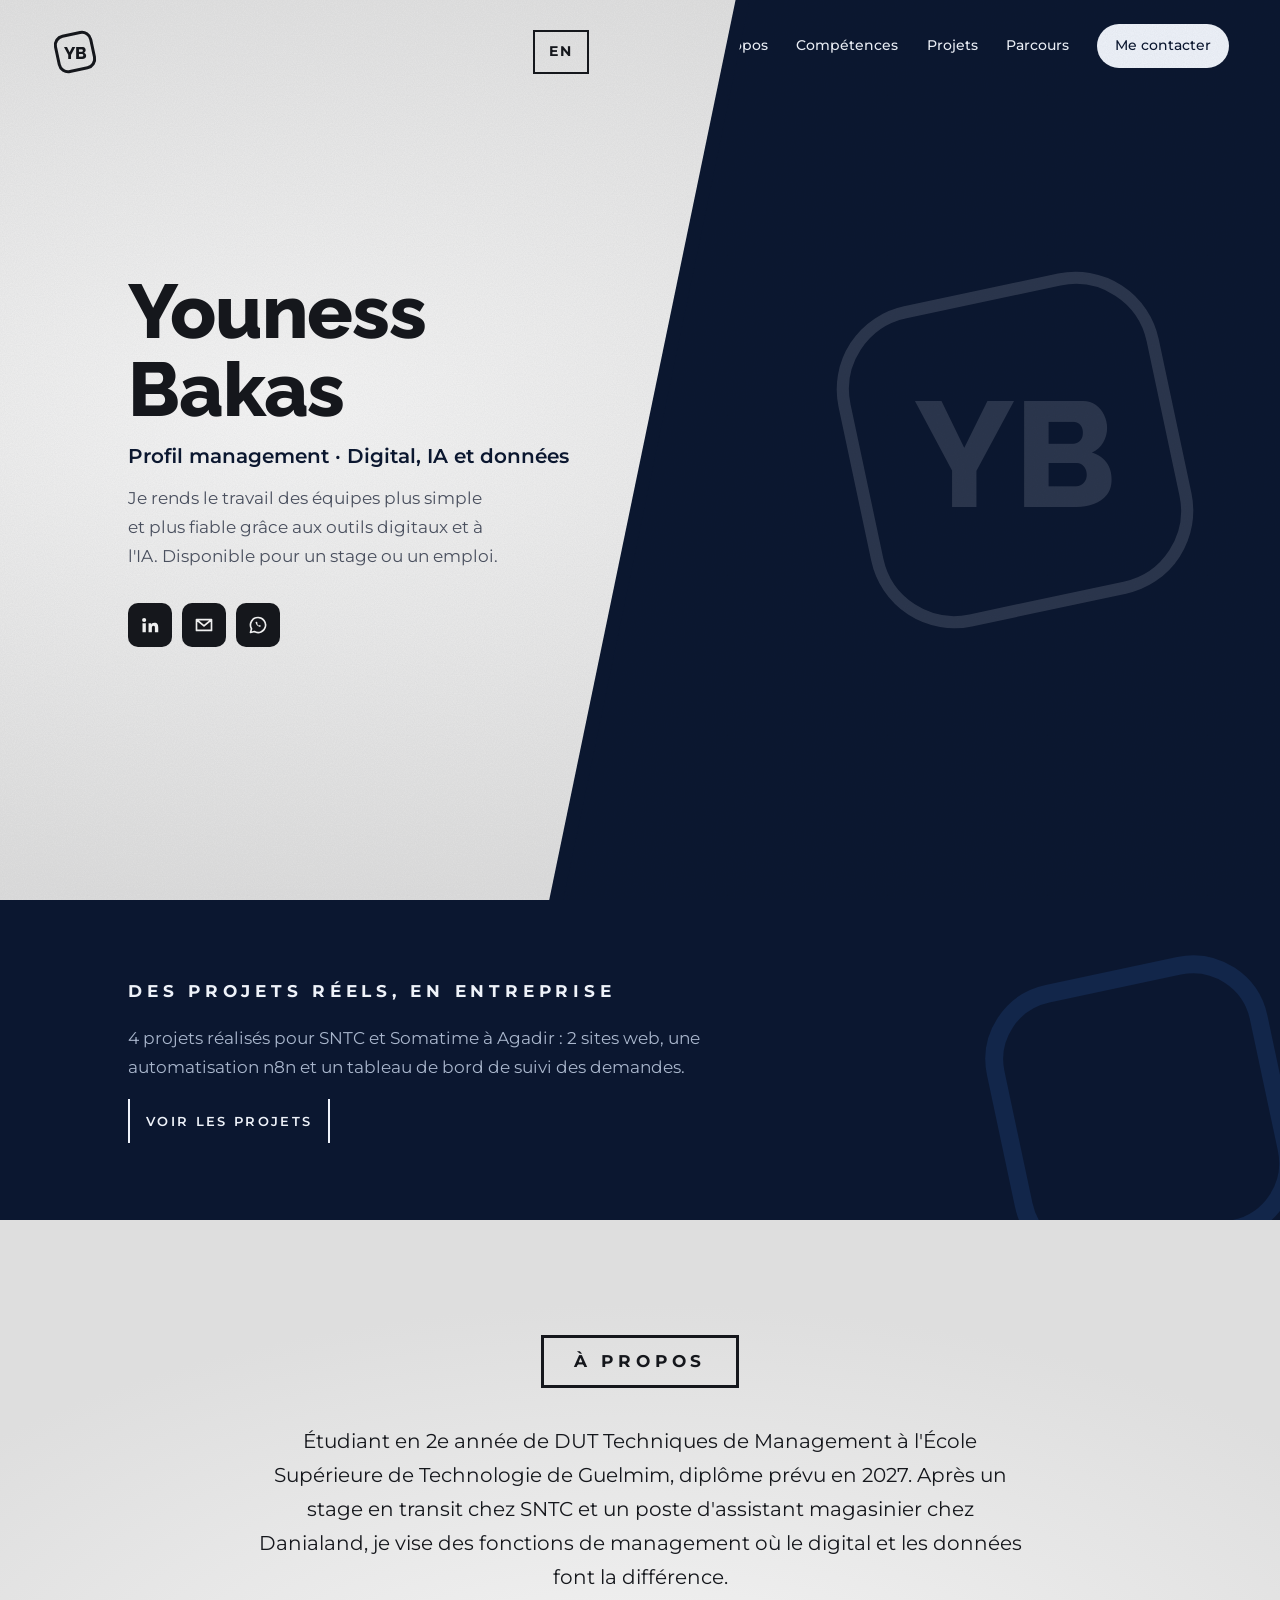
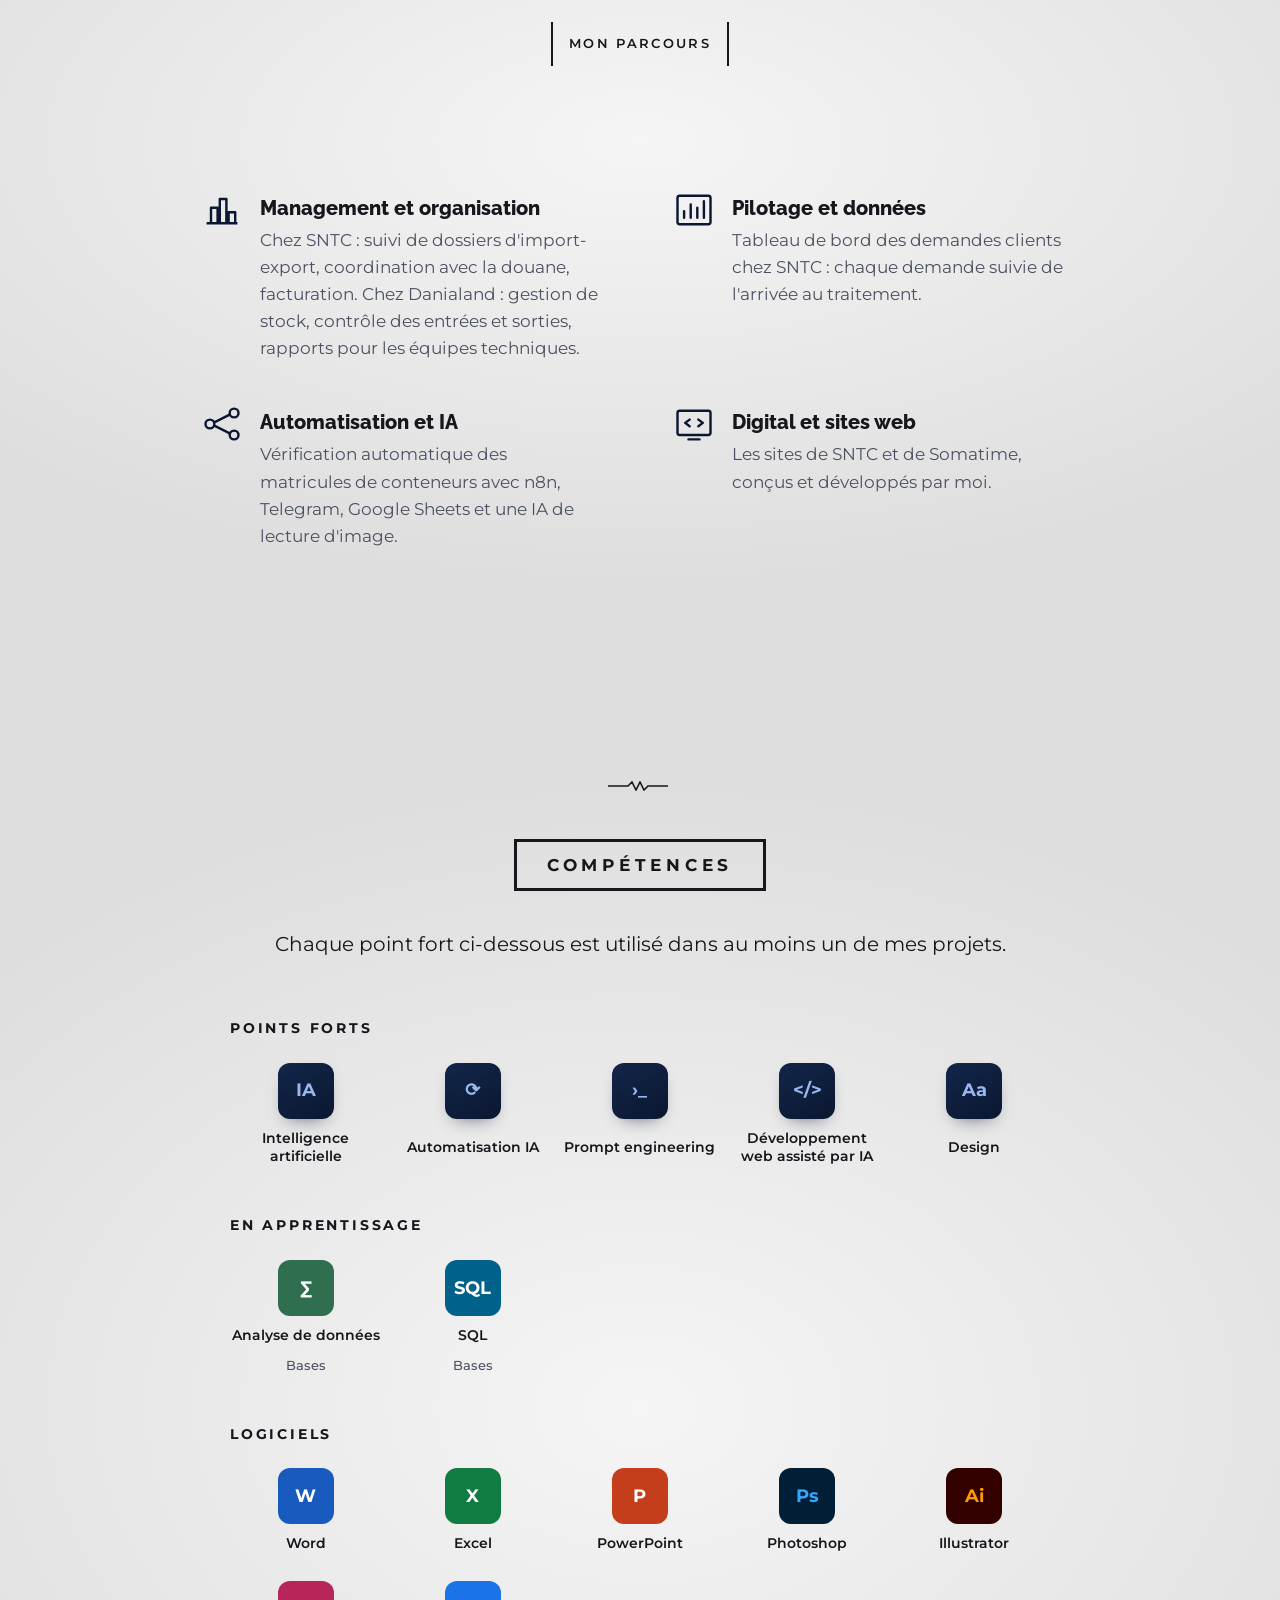
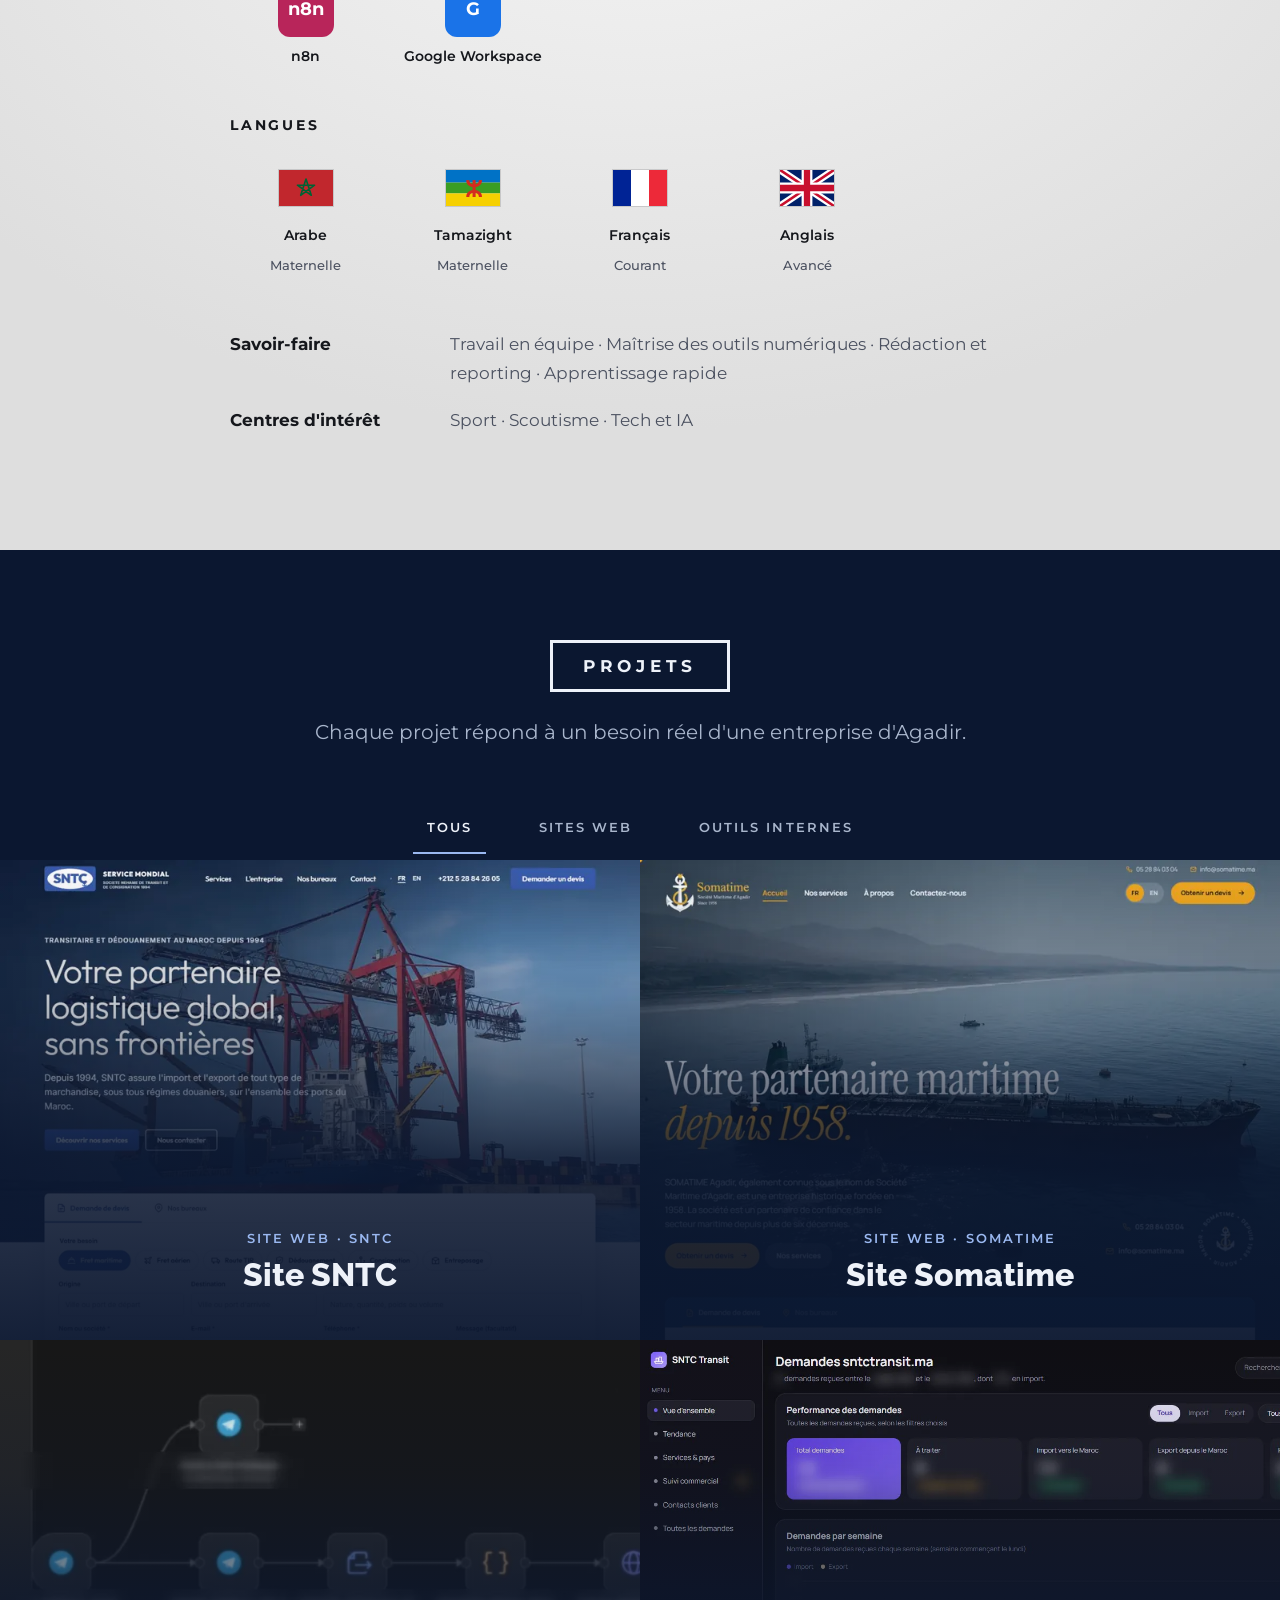
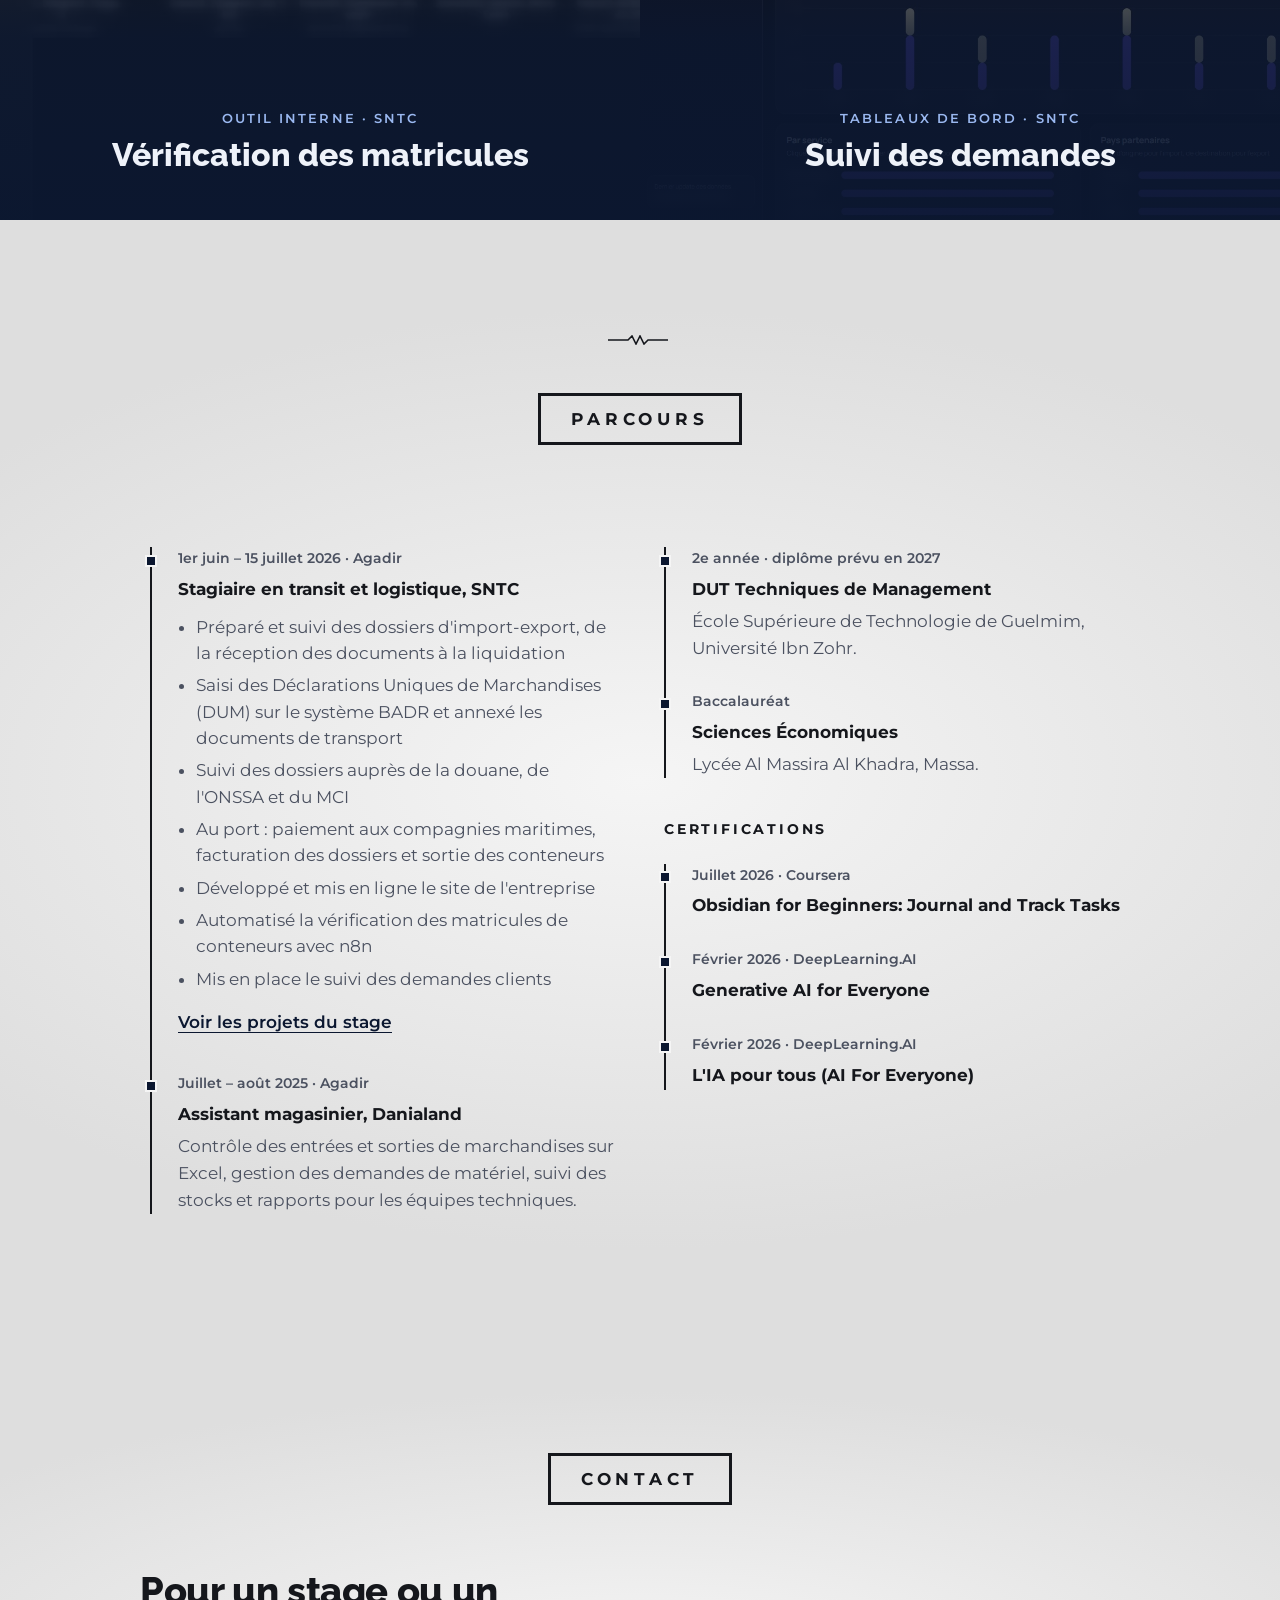
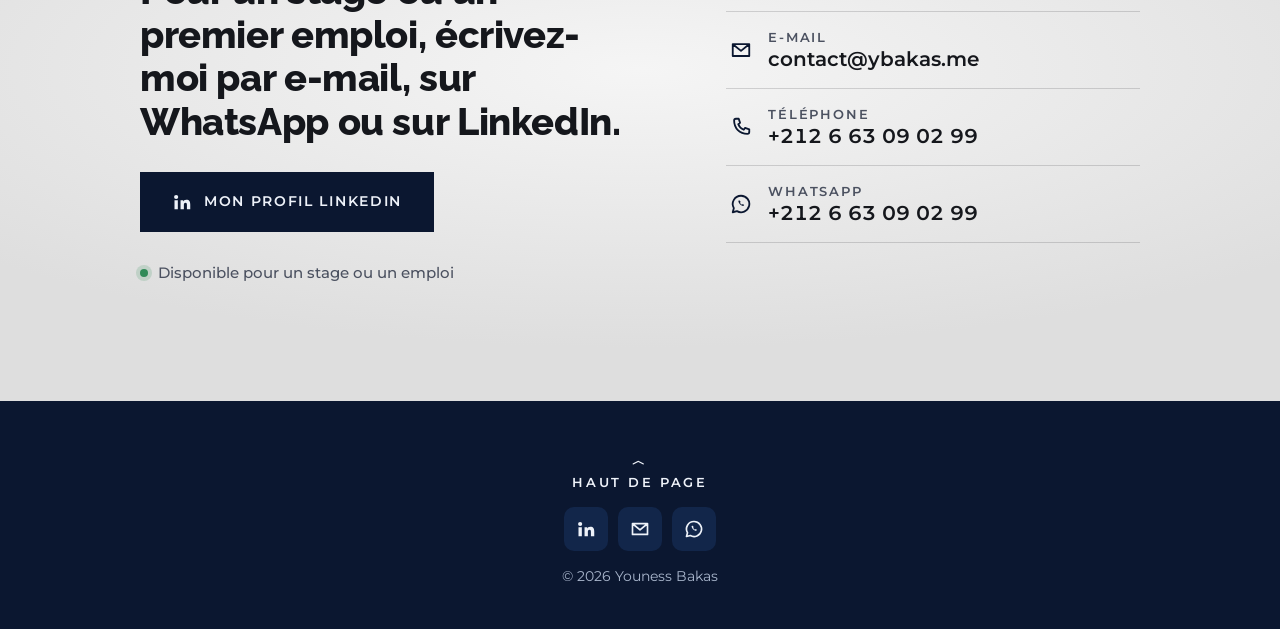
<file: index.html>
<!doctype html>
<html lang="fr">
<head>
  <meta charset="utf-8">
  <meta name="viewport" content="width=device-width, initial-scale=1">
  <title>Youness Bakas — Management, digital et IA · Portfolio</title>
  <meta name="description" content="Youness Bakas, étudiant en management (DUT, EST Guelmim) : sites web, automatisation n8n et tableau de bord réalisés en entreprise. Cherche un stage ou un premier emploi.">
  <link rel="canonical" href="https://ybakas.me/">
  <link rel="alternate" hreflang="fr" href="https://ybakas.me/">
  <link rel="alternate" hreflang="en" href="https://ybakas.me/en/">
  <link rel="alternate" hreflang="x-default" href="https://ybakas.me/">
  <meta name="theme-color" content="#0b1730">

  <meta property="og:type" content="profile">
  <meta property="og:locale" content="fr_MA">
  <meta property="og:site_name" content="Youness Bakas">
  <meta property="og:title" content="Youness Bakas — Management, digital et IA · Portfolio">
  <meta property="og:description" content="Étudiant en management qui utilise le digital et l'IA : 4 projets réels pour des entreprises d'Agadir. Cherche un stage ou un premier emploi.">
  <meta property="og:url" content="https://ybakas.me/">
  <meta name="twitter:card" content="summary">

  <script type="application/ld+json">
  {
    "@context": "https://schema.org",
    "@type": "Person",
    "name": "Youness Bakas",
    "url": "https://ybakas.me/",
    "jobTitle": "Étudiant en DUT Techniques de Management",
    "address": { "@type": "PostalAddress", "addressLocality": "Agadir", "addressCountry": "MA" },
    "alumniOf": "École Supérieure de Technologie de Guelmim",
    "email": "mailto:contact@ybakas.me",
    "telephone": "+212663090299",
    "sameAs": ["https://www.linkedin.com/in/bakas-youness"]
  }
  </script>

  <link rel="icon" href="favicon.svg" type="image/svg+xml">
  <link rel="preconnect" href="https://fonts.googleapis.com">
  <link rel="preconnect" href="https://fonts.gstatic.com" crossorigin>
  <link href="https://fonts.googleapis.com/css2?family=Montserrat:wght@400;500;600;700&family=Raleway:wght@700;800&display=swap" rel="stylesheet">
  <link rel="stylesheet" href="assets/css/style.css">
  <script>document.documentElement.classList.add('js')</script>
</head>
<body>
  <a class="skip" href="#main">Aller au contenu</a>

  <svg width="0" height="0" class="sprite" aria-hidden="true" focusable="false">
    <symbol id="i-linkedin" viewBox="0 0 24 24"><path fill="currentColor" d="M4.98 3.5a2.5 2.5 0 1 1 0 5 2.5 2.5 0 0 1 0-5ZM3 9.75h4v11H3v-11Zm6.5 0h3.8v1.5h.06c.53-.95 1.83-1.95 3.77-1.95 4.03 0 4.77 2.5 4.77 5.75v5.7h-4v-5.05c0-1.2-.02-2.75-1.7-2.75-1.7 0-1.95 1.3-1.95 2.66v5.14h-4v-11Z"/></symbol>
    <symbol id="i-mail" viewBox="0 0 24 24"><path d="M3 5.5h18v13H3z M3.5 6l8.5 7 8.5-7" fill="none" stroke="currentColor" stroke-width="2" stroke-linejoin="round"/></symbol>
    <symbol id="i-phone" viewBox="0 0 24 24"><path d="M6.5 3h3l1.5 4.5-2 1.5a11 11 0 0 0 6 6l1.5-2 4.5 1.5v3a2 2 0 0 1-2 2C10.5 19.5 4.5 13.5 4.5 5a2 2 0 0 1 2-2z" fill="none" stroke="currentColor" stroke-width="2" stroke-linejoin="round"/></symbol>
    <symbol id="i-chat" viewBox="0 0 24 24"><path d="M12 3a9 9 0 0 0-7.8 13.5L3 21l4.6-1.2A9 9 0 1 0 12 3z" fill="none" stroke="currentColor" stroke-width="2" stroke-linejoin="round"/><path d="M9 8.5c.3 2.9 2.6 5.3 5.5 5.8l1-1.3-1.6-.9-.8.7a4.5 4.5 0 0 1-2.2-2.2l.7-.8-.9-1.6z" fill="currentColor"/></symbol>
    <symbol id="i-zigzag" viewBox="0 0 64 10"><path d="M0 5h20l4-4 4 8 4-8 4 8 4-4h20" fill="none" stroke="currentColor" stroke-width="1.6"/></symbol>
  </svg>

  <div class="topbar" id="topbar">
    <a class="topbar-name" href="#top">Youness Bakas</a>
    <nav class="topbar-nav" aria-label="Navigation rapide">
      <a class="hide-sm" href="#a-propos">À propos</a>
      <a href="#competences">Compétences</a>
      <a href="#projets">Projets</a>
      <a href="#parcours">Parcours</a>
      <a class="hide-sm" href="en/" lang="en" hreflang="en" aria-label="English version">EN</a>
      <a class="pill" href="#contact">Contact</a>
    </nav>
  </div>

  <header class="hero" id="top">
    <div class="hero-text">
      <div class="hero-top">
        <a class="mark" href="#top" aria-label="Youness Bakas, retour en haut">
          <svg viewBox="0 0 48 48" aria-hidden="true"><rect x="6" y="6" width="36" height="36" rx="9" transform="rotate(-12 24 24)" fill="none" stroke="currentColor" stroke-width="3"/><text x="24" y="30.5" text-anchor="middle" font-family="Raleway, sans-serif" font-weight="800" font-size="17" fill="currentColor">YB</text></svg>
        </a>
          <a class="lang" href="en/" lang="en" hreflang="en" aria-label="English version">EN</a>
      </div>
      <div class="hero-intro">
        <h1 class="hero-name">Youness Bakas</h1>
        <p class="hero-role">Profil management · Digital, IA et données</p>
        <p class="hero-status">Je rends le travail des équipes plus simple et plus fiable grâce aux outils digitaux et à l'IA. Disponible pour un stage ou un emploi.</p>
        <ul class="hero-social">
          <li><a class="icon-btn" href="https://www.linkedin.com/in/bakas-youness" target="_blank" rel="noopener" aria-label="LinkedIn de Youness Bakas"><svg aria-hidden="true"><use href="#i-linkedin"/></svg></a></li>
          <li><a class="icon-btn" href="mailto:contact@ybakas.me" aria-label="Écrire un e-mail à Youness Bakas"><svg aria-hidden="true"><use href="#i-mail"/></svg></a></li>
          <li><a class="icon-btn" href="https://wa.me/212663090299" target="_blank" rel="noopener" aria-label="Écrire à Youness Bakas sur WhatsApp"><svg aria-hidden="true"><use href="#i-chat"/></svg></a></li>
        </ul>
      </div>
    </div>

    <div class="hero-panel">
      <nav class="hero-nav" aria-label="Navigation principale">
        <button class="menu-btn" type="button" aria-expanded="false" aria-controls="hero-links">Menu</button>
        <ul id="hero-links">
          <li><a href="#a-propos">À propos</a></li>
          <li><a href="#competences">Compétences</a></li>
          <li><a href="#projets">Projets</a></li>
          <li><a href="#parcours">Parcours</a></li>
          <li class="only-sm"><a href="en/" lang="en" hreflang="en" aria-label="English version">EN</a></li>
          <li><a class="pill" href="#contact">Me contacter</a></li>
        </ul>
      </nav>
      <svg class="hero-monogram" viewBox="0 0 48 48" aria-hidden="true" focusable="false"><rect x="6" y="6" width="36" height="36" rx="9" transform="rotate(-12 24 24)" fill="none" stroke="currentColor" stroke-width="1.4"/><text x="24" y="30.5" text-anchor="middle" font-family="Raleway, sans-serif" font-weight="800" font-size="17" fill="currentColor">YB</text></svg>
    </div>
  </header>

  <main id="main">

    <section class="feature" aria-labelledby="feature-title">
      <div class="feature-inner">
        <h2 class="feature-title" id="feature-title">Des projets réels, en entreprise</h2>
        <p>4 projets réalisés pour SNTC et Somatime à Agadir&nbsp;: 2 sites web, une automatisation n8n et un tableau de bord de suivi des demandes.</p>
        <a class="bar-link" href="#projets">Voir les projets</a>
      </div>
      <svg class="feature-mark" viewBox="0 0 48 48" aria-hidden="true"><rect x="6" y="6" width="36" height="36" rx="9" transform="rotate(-12 24 24)" fill="none" stroke="currentColor" stroke-width="2.4"/></svg>
    </section>

    <section class="block about" id="a-propos" aria-labelledby="about-title">
      <h2 class="boxed reveal" id="about-title">À propos</h2>
      <p class="lead reveal">Étudiant en 2e année de DUT Techniques de Management à l'École Supérieure de Technologie de Guelmim, diplôme prévu en 2027. Après un stage en transit chez SNTC et un poste d'assistant magasinier chez Danialand, je vise des fonctions de management où le digital et les données font la différence.</p>
      <a class="bar-link reveal" href="#parcours">Mon parcours</a>
      <svg class="zigzag reveal" aria-hidden="true"><use href="#i-zigzag"/></svg>

      <ul class="services">
        <li class="service reveal">
          <svg class="service-icon" viewBox="0 0 40 40" aria-hidden="true"><path d="M6 32h28M10 32V18h6v14M18 32V10h6v22M26 32V22h6v10" fill="none" stroke="currentColor" stroke-width="2.2" stroke-linejoin="round"/></svg>
          <h3>Management et organisation</h3>
          <p>Chez SNTC&nbsp;: suivi de dossiers d'import-export, coordination avec la douane, facturation. Chez Danialand&nbsp;: gestion de stock, contrôle des entrées et sorties, rapports pour les équipes techniques.</p>
        </li>
        <li class="service reveal">
          <svg class="service-icon" viewBox="0 0 40 40" aria-hidden="true"><rect x="5" y="7" width="30" height="26" rx="2" fill="none" stroke="currentColor" stroke-width="2.2"/><path d="M11 27v-6M17 27V15M23 27v-9M29 27V12" stroke="currentColor" stroke-width="2.2" stroke-linecap="round"/></svg>
          <h3>Pilotage et données</h3>
          <p>Tableau de bord des demandes clients chez SNTC&nbsp;: chaque demande suivie de l'arrivée au traitement.</p>
        </li>
        <li class="service reveal">
          <svg class="service-icon" viewBox="0 0 40 40" aria-hidden="true"><circle cx="9" cy="20" r="4" fill="none" stroke="currentColor" stroke-width="2.2"/><circle cx="31" cy="10" r="4" fill="none" stroke="currentColor" stroke-width="2.2"/><circle cx="31" cy="30" r="4" fill="none" stroke="currentColor" stroke-width="2.2"/><path d="M13 18.5l14-7M13 21.5l14 7" fill="none" stroke="currentColor" stroke-width="2.2"/></svg>
          <h3>Automatisation et IA</h3>
          <p>Vérification automatique des matricules de conteneurs avec n8n, Telegram, Google Sheets et une IA de lecture d'image.</p>
        </li>
        <li class="service reveal">
          <svg class="service-icon" viewBox="0 0 40 40" aria-hidden="true"><rect x="5" y="8" width="30" height="22" rx="2" fill="none" stroke="currentColor" stroke-width="2.2"/><path d="M15 34h10M16 16l-4 3 4 3M24 16l4 3-4 3" fill="none" stroke="currentColor" stroke-width="2.2" stroke-linecap="round" stroke-linejoin="round"/></svg>
          <h3>Digital et sites web</h3>
          <p>Les sites de SNTC et de Somatime, conçus et développés par moi.</p>
        </li>
      </ul>
    </section>

    <section class="block skills" id="competences" aria-labelledby="skills-title">
      <svg class="zigzag" aria-hidden="true"><use href="#i-zigzag"/></svg>
      <h2 class="boxed reveal" id="skills-title">Compétences</h2>
      <p class="lead reveal">Chaque point fort ci-dessous est utilisé dans au moins un de mes projets.</p>

      <div class="skill-groups">
        <div class="skill-group reveal">
          <h3 class="group-title">Points forts</h3>
          <ul class="tiles">
            <li><span class="tile tile-strong">IA</span>Intelligence artificielle</li>
            <li><span class="tile tile-strong">⟳</span>Automatisation IA</li>
            <li><span class="tile tile-strong">›_</span>Prompt engineering</li>
            <li><span class="tile tile-strong">&lt;/&gt;</span>Développement web assisté par IA</li>
            <li><span class="tile tile-strong">Aa</span>Design</li>
          </ul>
        </div>
        <div class="skill-group reveal">
          <h3 class="group-title">En apprentissage</h3>
          <ul class="tiles">
            <li><span class="tile" style="--c:#2f6f4f">∑</span>Analyse de données<small>Bases</small></li>
            <li><span class="tile" style="--c:#00618a">SQL</span>SQL<small>Bases</small></li>
          </ul>
        </div>
        <div class="skill-group reveal">
          <h3 class="group-title">Logiciels</h3>
          <ul class="tiles">
            <li><span class="tile" style="--c:#185abd">W</span>Word</li>
            <li><span class="tile" style="--c:#107c41">X</span>Excel</li>
            <li><span class="tile" style="--c:#c43e1c">P</span>PowerPoint</li>
            <li><span class="tile" style="--c:#001e36;--t:#31a8ff">Ps</span>Photoshop</li>
            <li><span class="tile" style="--c:#330000;--t:#ff9a00">Ai</span>Illustrator</li>
            <li><span class="tile" style="--c:#b8255a">n8n</span>n8n</li>
            <li><span class="tile" style="--c:#1a73e8">G</span>Google Workspace</li>
          </ul>
        </div>
        <div class="skill-group reveal">
          <h3 class="group-title">Langues</h3>
          <ul class="tiles">
            <li>
              <svg class="flag" viewBox="0 0 30 20" aria-hidden="true"><rect width="30" height="20" fill="#c1272d"/><path d="M15 5L17.94 14.05L10.24 8.45H19.76L12.06 14.05Z" fill="none" stroke="#006233" stroke-width="0.9" stroke-linejoin="round"/></svg>
              Arabe<small>Maternelle</small>
            </li>
            <li>
              <svg class="flag" viewBox="0 0 30 20" aria-hidden="true"><rect width="30" height="7" fill="#0072c6"/><rect y="7" width="30" height="6" fill="#3a9d23"/><rect y="13" width="30" height="7" fill="#f6d001"/><text x="15" y="15" text-anchor="middle" font-size="12" font-weight="700" fill="#d52b1e" font-family="Ebrima, 'Noto Sans Tifinagh', sans-serif">ⵣ</text></svg>
              Tamazight<small>Maternelle</small>
            </li>
            <li>
              <svg class="flag" viewBox="0 0 30 20" aria-hidden="true"><rect width="10" height="20" fill="#002395"/><rect x="10" width="10" height="20" fill="#fff"/><rect x="20" width="10" height="20" fill="#ed2939"/></svg>
              Français<small>Courant</small>
            </li>
            <li>
              <svg class="flag" viewBox="0 0 60 40" aria-hidden="true"><rect width="60" height="40" fill="#012169"/><path d="M0 0l60 40M60 0L0 40" stroke="#fff" stroke-width="8"/><path d="M0 0l60 40M60 0L0 40" stroke="#c8102e" stroke-width="3"/><path d="M30 0v40M0 20h60" stroke="#fff" stroke-width="12"/><path d="M30 0v40M0 20h60" stroke="#c8102e" stroke-width="7"/></svg>
              Anglais<small>Avancé</small>
            </li>
          </ul>
        </div>
      </div>

      <dl class="extras reveal">
        <div><dt>Savoir-faire</dt><dd>Travail en équipe · Maîtrise des outils numériques · Rédaction et reporting · Apprentissage rapide</dd></div>
        <div><dt>Centres d'intérêt</dt><dd>Sport · Scoutisme · Tech et IA</dd></div>
      </dl>
    </section>

    <section class="work" id="projets" aria-labelledby="work-title">
      <div class="work-head">
        <h2 class="boxed boxed-light" id="work-title">Projets</h2>
        <p class="work-lead">Chaque projet répond à un besoin réel d'une entreprise d'Agadir.</p>
      </div>

      <div class="filters" role="group" aria-label="Filtrer les projets">
        <button type="button" data-filter="all" aria-pressed="true">Tous</button>
        <button type="button" data-filter="web" aria-pressed="false">Sites web</button>
        <button type="button" data-filter="outil" aria-pressed="false">Outils internes</button>
      </div>

      <ul class="grid">
        <li class="card" data-kind="web">
          <picture><source type="image/webp" srcset="assets/img/projet-sntc-800.webp 800w, assets/img/projet-sntc.webp 1440w" sizes="(max-width: 899px) 100vw, 34vw"><img class="pos-start" src="assets/img/projet-sntc.jpg" width="1440" height="1080" loading="lazy" alt="Page d'accueil du site sntctransit.ma : grues portuaires et navire, titre « Votre partenaire logistique global, sans frontières »"></picture>
          <div class="card-body">
            <p class="card-kind">Site web · SNTC</p>
            <h3>Site SNTC</h3>
            <p class="card-text">Le site de l'entreprise, développé et mis en ligne par moi.</p>
            <div class="card-actions"><a href="https://sntctransit.ma" target="_blank" rel="noopener">Le site <span aria-hidden="true">↗</span></a><button type="button" data-open="d-sntc">Détails</button></div>
          </div>
        </li>
        <li class="card" data-kind="web">
          <picture><source type="image/webp" srcset="assets/img/projet-somatime-800.webp 800w, assets/img/projet-somatime.webp 1440w" sizes="(max-width: 899px) 100vw, 34vw"><img class="pos-start" src="assets/img/projet-somatime.jpg" width="1440" height="1080" loading="lazy" alt="Page d'accueil du site somatime.ma : navire au large d'Agadir, titre « Votre partenaire maritime depuis 1958 »"></picture>
          <div class="card-body">
            <p class="card-kind">Site web · Somatime</p>
            <h3>Site Somatime</h3>
            <p class="card-text">Le site de la Société Maritime d'Agadir, refait de zéro et développé par moi.</p>
            <div class="card-actions"><a href="https://somatime.ma" target="_blank" rel="noopener">Le site <span aria-hidden="true">↗</span></a><button type="button" data-open="d-somatime">Détails</button></div>
          </div>
        </li>
        <li class="card" data-kind="outil">
          <picture><source type="image/webp" srcset="assets/img/capture-workflow-carte.webp"><img src="assets/img/capture-workflow-carte.jpg" width="960" height="720" loading="lazy" alt="Schéma flouté de l'automatisation n8n de vérification des matricules"></picture>
          <div class="card-body">
            <p class="card-kind">Outil interne · SNTC</p>
            <h3>Vérification des matricules</h3>
            <p class="card-text">Une automatisation n8n qui lit le matricule sur une photo, le vérifie et met à jour le tableau Google Sheets.</p>
            <div class="card-actions"><button type="button" data-open="d-matricules">Détails</button></div>
          </div>
        </li>
        <li class="card" data-kind="outil">
          <picture><source type="image/webp" srcset="assets/img/capture-demandes-top.webp"><img class="pos-start" src="assets/img/capture-demandes-top.jpg" width="1440" height="900" loading="lazy" alt="Capture floutée du tableau de bord des demandes : indicateurs et graphique par semaine"></picture>
          <div class="card-body">
            <p class="card-kind">Tableaux de bord · SNTC</p>
            <h3>Suivi des demandes</h3>
            <p class="card-text">Des tableaux de bord pour piloter les demandes reçues, de l'arrivée au traitement.</p>
            <div class="card-actions"><button type="button" data-open="d-demandes">Détails</button></div>
          </div>
        </li>
      </ul>
    </section>

    <dialog class="sheet" id="d-sntc" aria-labelledby="d-sntc-t">
      <h3 id="d-sntc-t">Site SNTC</h3>
      <p class="sheet-meta">Société Nehame de Transit et Consignation · Agadir, Casablanca, Tanger</p>
      <p>Le site de l'entreprise, développé et mis en ligne par moi, de l'hébergement au référencement.</p>
      <dl class="psd">
        <div><dt>Problème</dt><dd>Présenter l'entreprise et ses bureaux, et recevoir des demandes en ligne.</dd></div>
        <div><dt>Solution</dt><dd>Un site sécurisé, référencé sur Google, avec formulaire de contact.</dd></div>
        <div><dt>Outils</dt><dd>HTML, CSS, JavaScript, hébergement Hostino, SSL, Google Search Console, Web3Forms</dd></div>
        <div><dt>Mon rôle</dt><dd>Conception, développement et mise en ligne, en autonomie, en parallèle de mon stage.</dd></div>
      </dl>
      <div class="sheet-actions"><a class="btn" href="https://sntctransit.ma" target="_blank" rel="noopener">sntctransit.ma <span aria-hidden="true">↗</span></a><button class="close" type="button">Fermer</button></div>
    </dialog>

    <dialog class="sheet" id="d-somatime" aria-labelledby="d-somatime-t">
      <h3 id="d-somatime-t">Site Somatime</h3>
      <p class="sheet-meta">Somatime Agadir · Société maritime</p>
      <p>Le site de Somatime, Société Maritime d'Agadir, refait entièrement de zéro.</p>
      <dl class="psd">
        <div><dt>Problème</dt><dd>L'entreprise avait un site ancien et démodé.</dd></div>
        <div><dt>Solution</dt><dd>Un nouveau site moderne, refait entièrement de zéro.</dd></div>
        <div><dt>Mon rôle</dt><dd>Nouveau site conçu et développé par moi, depuis zéro.</dd></div>
      </dl>
      <div class="sheet-actions"><a class="btn" href="https://somatime.ma" target="_blank" rel="noopener">somatime.ma <span aria-hidden="true">↗</span></a><button class="close" type="button">Fermer</button></div>
    </dialog>

    <dialog class="sheet" id="d-matricules" aria-labelledby="d-matricules-t">
      <h3 id="d-matricules-t">Vérification des matricules conteneurs</h3>
      <p class="sheet-meta">SNTC · Automatisation · n8n</p>
      <p>Un outil interne, réalisé avec n8n, qui vérifie les matricules de conteneurs et tient à jour un tableau Google Sheets.</p>
      <dl class="psd">
        <div><dt>Problème</dt><dd>Contrôler chaque matricule à la main prend du temps et laisse passer des erreurs.</dd></div>
        <div><dt>Solution</dt><dd>Une vérification automatique, intégrée au travail de l'équipe, qui garde une trace de chaque contrôle.</dd></div>
        <div><dt>Outils</dt><dd>n8n, Telegram, Google Sheets, IA de lecture d'image</dd></div>
        <div><dt>Mon rôle</dt><dd>Conception et mise en place de l'automatisation.</dd></div>
      </dl>
      <ol class="steps">
        <li>L'équipe envoie la photo du conteneur sur Telegram.</li>
        <li>L'IA lit le matricule sur la photo.</li>
        <li>Le chiffre de contrôle est vérifié selon la norme ISO 6346.</li>
        <li>Le matricule est cherché dans la liste des conteneurs, sur Google Sheets.</li>
        <li>Trouvé&nbsp;: confirmation, et la ligne passe en vert dans le tableau. Absent&nbsp;: alerte, et le matricule est ajouté au tableau des échecs.</li>
      </ol>
      <div class="sheet-shots">
        <figure>
          <picture><source type="image/webp" srcset="assets/img/capture-workflow-flou.webp"><img src="assets/img/capture-workflow-flou.jpg" width="1741" height="490" loading="lazy" alt="Schéma flouté des étapes de l'automatisation"></picture>
          <figcaption>Les étapes de l'automatisation dans n8n, floutées.</figcaption>
        </figure>
        <figure>
          <picture><source type="image/webp" srcset="assets/img/capture-matricule-trouve.webp"><img src="assets/img/capture-matricule-trouve.jpg" width="1071" height="627" loading="lazy" alt="Capture floutée : une photo de conteneur est envoyée, l'outil répond « Conteneur trouvé »"></picture>
          <figcaption>On envoie la photo d'un conteneur&nbsp;: l'outil lit le matricule et confirme qu'il est dans la liste.</figcaption>
        </figure>
        <figure>
          <picture><source type="image/webp" srcset="assets/img/capture-matricule-absent.webp"><img src="assets/img/capture-matricule-absent.jpg" width="900" height="707" loading="lazy" alt="Capture floutée : l'outil répond « Conteneur non disponible dans la liste »"></picture>
          <figcaption>Si le matricule n'est pas dans la liste, l'équipe est prévenue tout de suite.</figcaption>
        </figure>
      </div>
      <p class="pending">Matricules et détails internes floutés.</p>
      <div class="sheet-actions"><button class="close" type="button">Fermer</button></div>
    </dialog>

    <dialog class="sheet" id="d-demandes" aria-labelledby="d-demandes-t">
      <h3 id="d-demandes-t">Suivi des demandes reçues</h3>
      <p class="sheet-meta">SNTC · Tableaux de bord · Suivi et reporting</p>
      <p>Un espace privé où les responsables consultent et traitent les demandes du site, appuyé sur une base de données que j'ai conçue et mise en place.</p>
      <dl class="psd">
        <div><dt>Problème</dt><dd>Des demandes qui arrivent par plusieurs sites et qu'il ne faut pas perdre.</dd></div>
        <div><dt>Solution</dt><dd>Le formulaire du site enregistre chaque demande dans la base et prévient l'équipe par email. Les responsables la suivent ensuite dans un tableau de bord protégé par connexion&nbsp;: statut, notes, graphiques par jour, semaine ou mois.</dd></div>
        <div><dt>Base de données</dt><dd>Conçue en SQL sur phpMyAdmin&nbsp;: 5 tables (demandes, responsables, réglages, et deux tables de sécurité). Chaque demande garde sa référence, sa date, son statut, une note interne et le nom de la personne qui l'a modifiée. L'historique de l'ancien outil, Web3Forms, a été repris par des scripts d'import SQL.</dd></div>
        <div><dt>Sécurité</dt><dd>Mots de passe hachés, limite d'envois par adresse IP contre le spam, blocage après plusieurs échecs de connexion.</dd></div>
        <div><dt>Outils</dt><dd>MySQL, SQL, phpMyAdmin, PHP, cPanel</dd></div>
        <div><dt>Mon rôle</dt><dd>Conception de la base, développement de l'espace responsables et mise en ligne.</dd></div>
      </dl>
      <div class="sheet-shots">
        <figure>
          <picture><source type="image/webp" srcset="assets/img/capture-demandes-top.webp"><img src="assets/img/capture-demandes-top.jpg" width="1440" height="900" loading="lazy" alt="Capture floutée : vue d'ensemble du tableau de bord, indicateurs, graphique des demandes par semaine, répartition par service et par pays"></picture>
          <figcaption>Vue d'ensemble&nbsp;: indicateurs, demandes par semaine, import et export, services et pays.</figcaption>
        </figure>
        <figure>
          <picture><source type="image/webp" srcset="assets/img/capture-demandes-suivi.webp"><img src="assets/img/capture-demandes-suivi.jpg" width="1440" height="900" loading="lazy" alt="Capture floutée : suivi commercial par statut et fiches contacts"></picture>
          <figcaption>Suivi commercial&nbsp;: chaque demande a un statut, de «&nbsp;Nouveau&nbsp;» à «&nbsp;Gagné&nbsp;».</figcaption>
        </figure>
      </div>
      <p class="pending">Capture faite avec des données fictives, puis floutée&nbsp;: aucune donnée client n'est visible.</p>
      <div class="sheet-actions"><button class="close" type="button">Fermer</button></div>
    </dialog>

    <section class="block path" id="parcours" aria-labelledby="path-title">
      <svg class="zigzag" aria-hidden="true"><use href="#i-zigzag"/></svg>
      <h2 class="boxed reveal" id="path-title">Parcours</h2>
      <div class="path-cols">
        <div class="path-col">
          <h3 class="group-title reveal">Expérience</h3>
          <ol class="timeline">
            <li class="reveal"><p class="when">1er juin – 15 juillet 2026 · Agadir</p><p class="what">Stagiaire en transit et logistique, SNTC</p>
              <ul class="missions">
                <li>Préparé et suivi des dossiers d'import-export, de la réception des documents à la liquidation</li>
                <li>Saisi des Déclarations Uniques de Marchandises (DUM) sur le système BADR et annexé les documents de transport</li>
                <li>Suivi des dossiers auprès de la douane, de l'ONSSA et du MCI</li>
                <li>Au port&nbsp;: paiement aux compagnies maritimes, facturation des dossiers et sortie des conteneurs</li>
                <li>Développé et mis en ligne le site de l'entreprise</li>
                <li>Automatisé la vérification des matricules de conteneurs avec n8n</li>
                <li>Mis en place le suivi des demandes clients</li>
              </ul>
              <a class="text-link" href="#projets">Voir les projets du stage</a></li>
            <li class="reveal"><p class="when">Juillet – août 2025 · Agadir</p><p class="what">Assistant magasinier, Danialand</p><p>Contrôle des entrées et sorties de marchandises sur Excel, gestion des demandes de matériel, suivi des stocks et rapports pour les équipes techniques.</p></li>
          </ol>
        </div>
        <div class="path-col">
          <h3 class="group-title reveal">Formation</h3>
          <ol class="timeline">
            <li class="reveal"><p class="when">2e année · diplôme prévu en 2027</p><p class="what">DUT Techniques de Management</p><p>École Supérieure de Technologie de Guelmim, Université Ibn Zohr.</p></li>
            <li class="reveal"><p class="when">Baccalauréat</p><p class="what">Sciences Économiques</p><p>Lycée Al Massira Al Khadra, Massa.</p></li>
          </ol>
          <h3 class="group-title reveal">Certifications</h3>
          <ol class="timeline">
            <li class="reveal"><p class="when">Juillet 2026 · Coursera</p><p class="what">Obsidian for Beginners: Journal and Track Tasks</p></li>
            <li class="reveal"><p class="when">Février 2026 · DeepLearning.AI</p><p class="what">Generative AI for Everyone</p></li>
            <li class="reveal"><p class="when">Février 2026 · DeepLearning.AI</p><p class="what">L'IA pour tous (AI For Everyone)</p></li>
          </ol>
        </div>
      </div>
    </section>

    <section class="block contact" id="contact" aria-labelledby="contact-title">
      <h2 class="boxed reveal" id="contact-title">Contact</h2>
      <div class="contact-grid">
        <div class="contact-text">
          <p class="lead reveal">Pour un stage ou un premier emploi, écrivez-moi par e-mail, sur WhatsApp ou sur LinkedIn.</p>
          <a class="btn btn-big reveal" href="https://www.linkedin.com/in/bakas-youness" target="_blank" rel="noopener"><svg aria-hidden="true"><use href="#i-linkedin"/></svg><span>Mon profil LinkedIn</span></a>
          <ul class="contact-links reveal">
            <li><a href="mailto:contact@ybakas.me"><svg aria-hidden="true"><use href="#i-mail"/></svg><span><small>E-mail</small>contact@ybakas.me</span></a></li>
            <li><a href="tel:+212663090299"><svg aria-hidden="true"><use href="#i-phone"/></svg><span><small>Téléphone</small>+212 6 63 09 02 99</span></a></li>
            <li><a href="https://wa.me/212663090299" target="_blank" rel="noopener"><svg aria-hidden="true"><use href="#i-chat"/></svg><span><small>WhatsApp</small>+212 6 63 09 02 99</span></a></li>
          </ul>
          <p class="contact-note reveal">Disponible pour un stage ou un emploi</p>
        </div>
      </div>
    </section>
  </main>

  <footer class="footer">
    <a class="to-top" href="#top"><span aria-hidden="true">︿</span>Haut de page</a>
    <div class="footer-icons">
      <a class="icon-btn icon-btn-dark" href="https://www.linkedin.com/in/bakas-youness" target="_blank" rel="noopener" aria-label="LinkedIn de Youness Bakas"><svg aria-hidden="true"><use href="#i-linkedin"/></svg></a>
      <a class="icon-btn icon-btn-dark" href="mailto:contact@ybakas.me" aria-label="Écrire un e-mail à Youness Bakas"><svg aria-hidden="true"><use href="#i-mail"/></svg></a>
      <a class="icon-btn icon-btn-dark" href="https://wa.me/212663090299" target="_blank" rel="noopener" aria-label="Écrire à Youness Bakas sur WhatsApp"><svg aria-hidden="true"><use href="#i-chat"/></svg></a>
    </div>
    <p>© 2026 Youness Bakas</p>
  </footer>

  <script src="assets/js/main.js" defer></script>
</body>
</html>
</file>
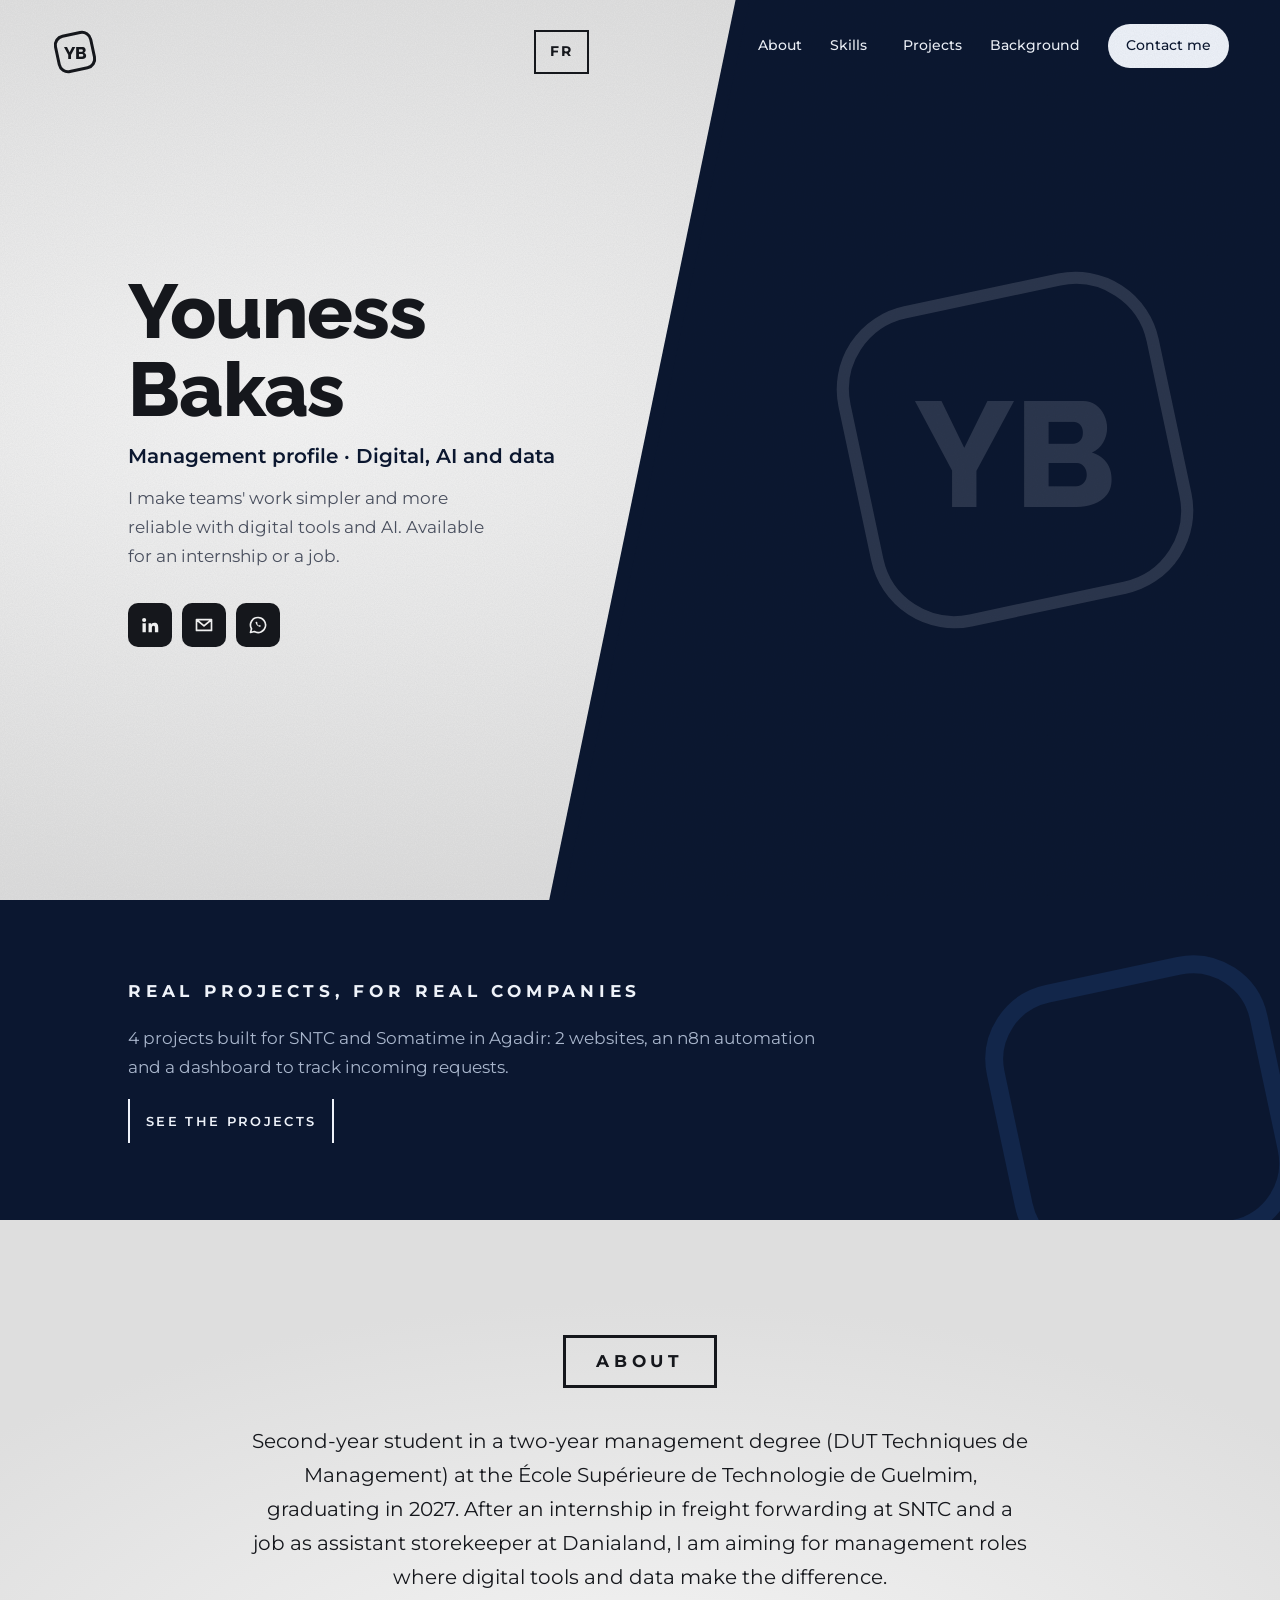
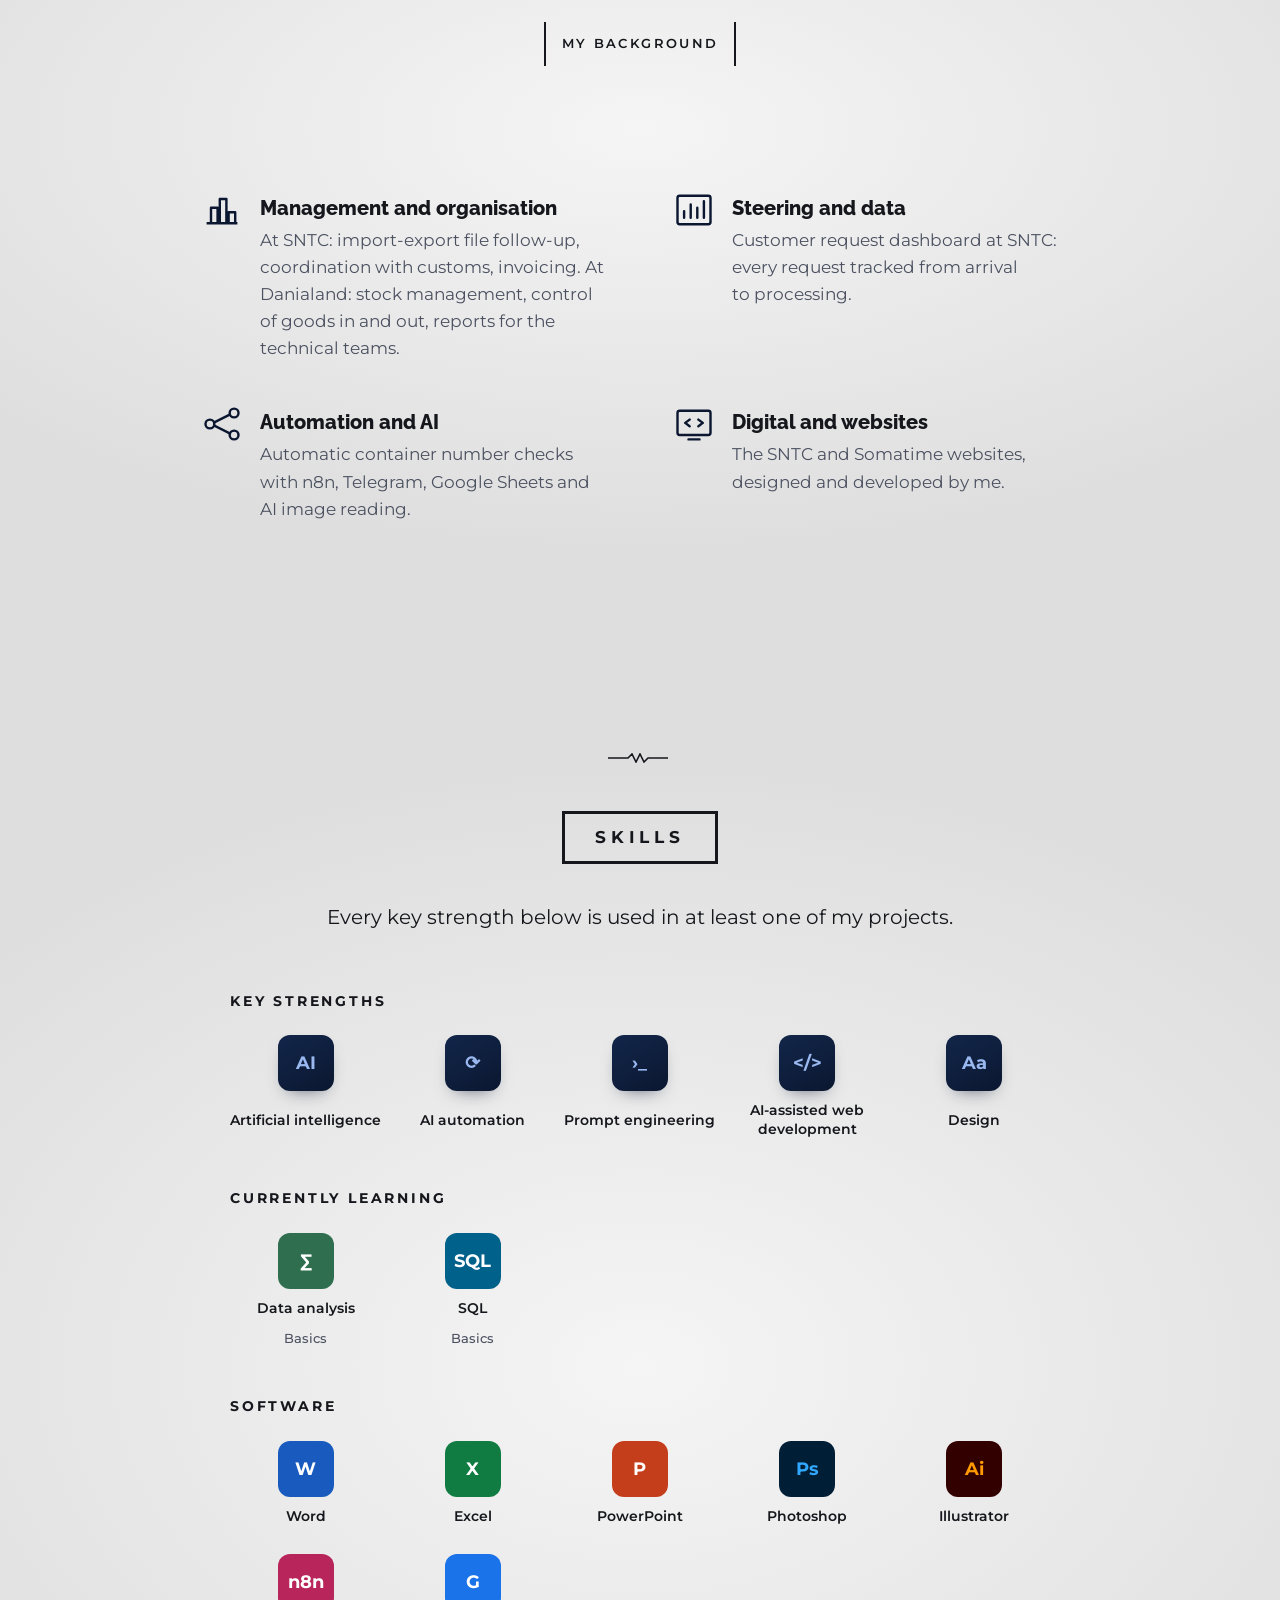
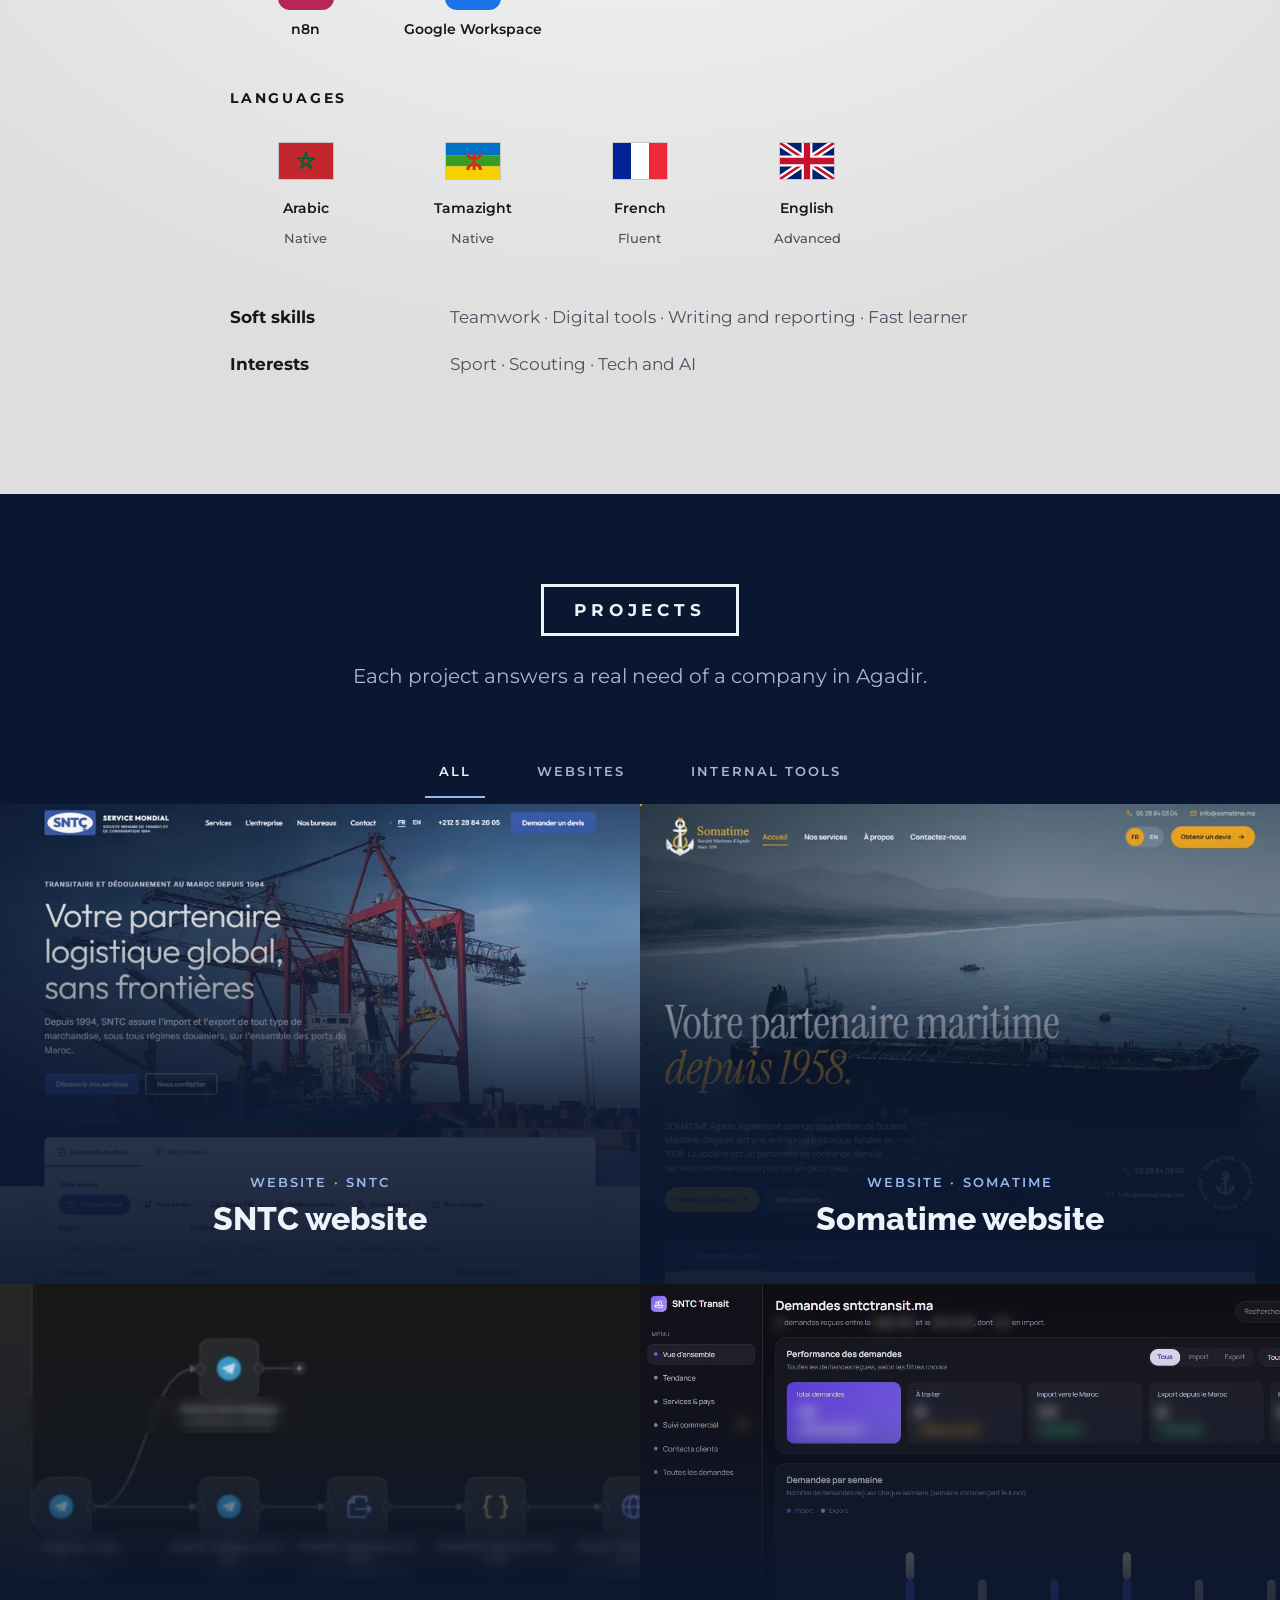
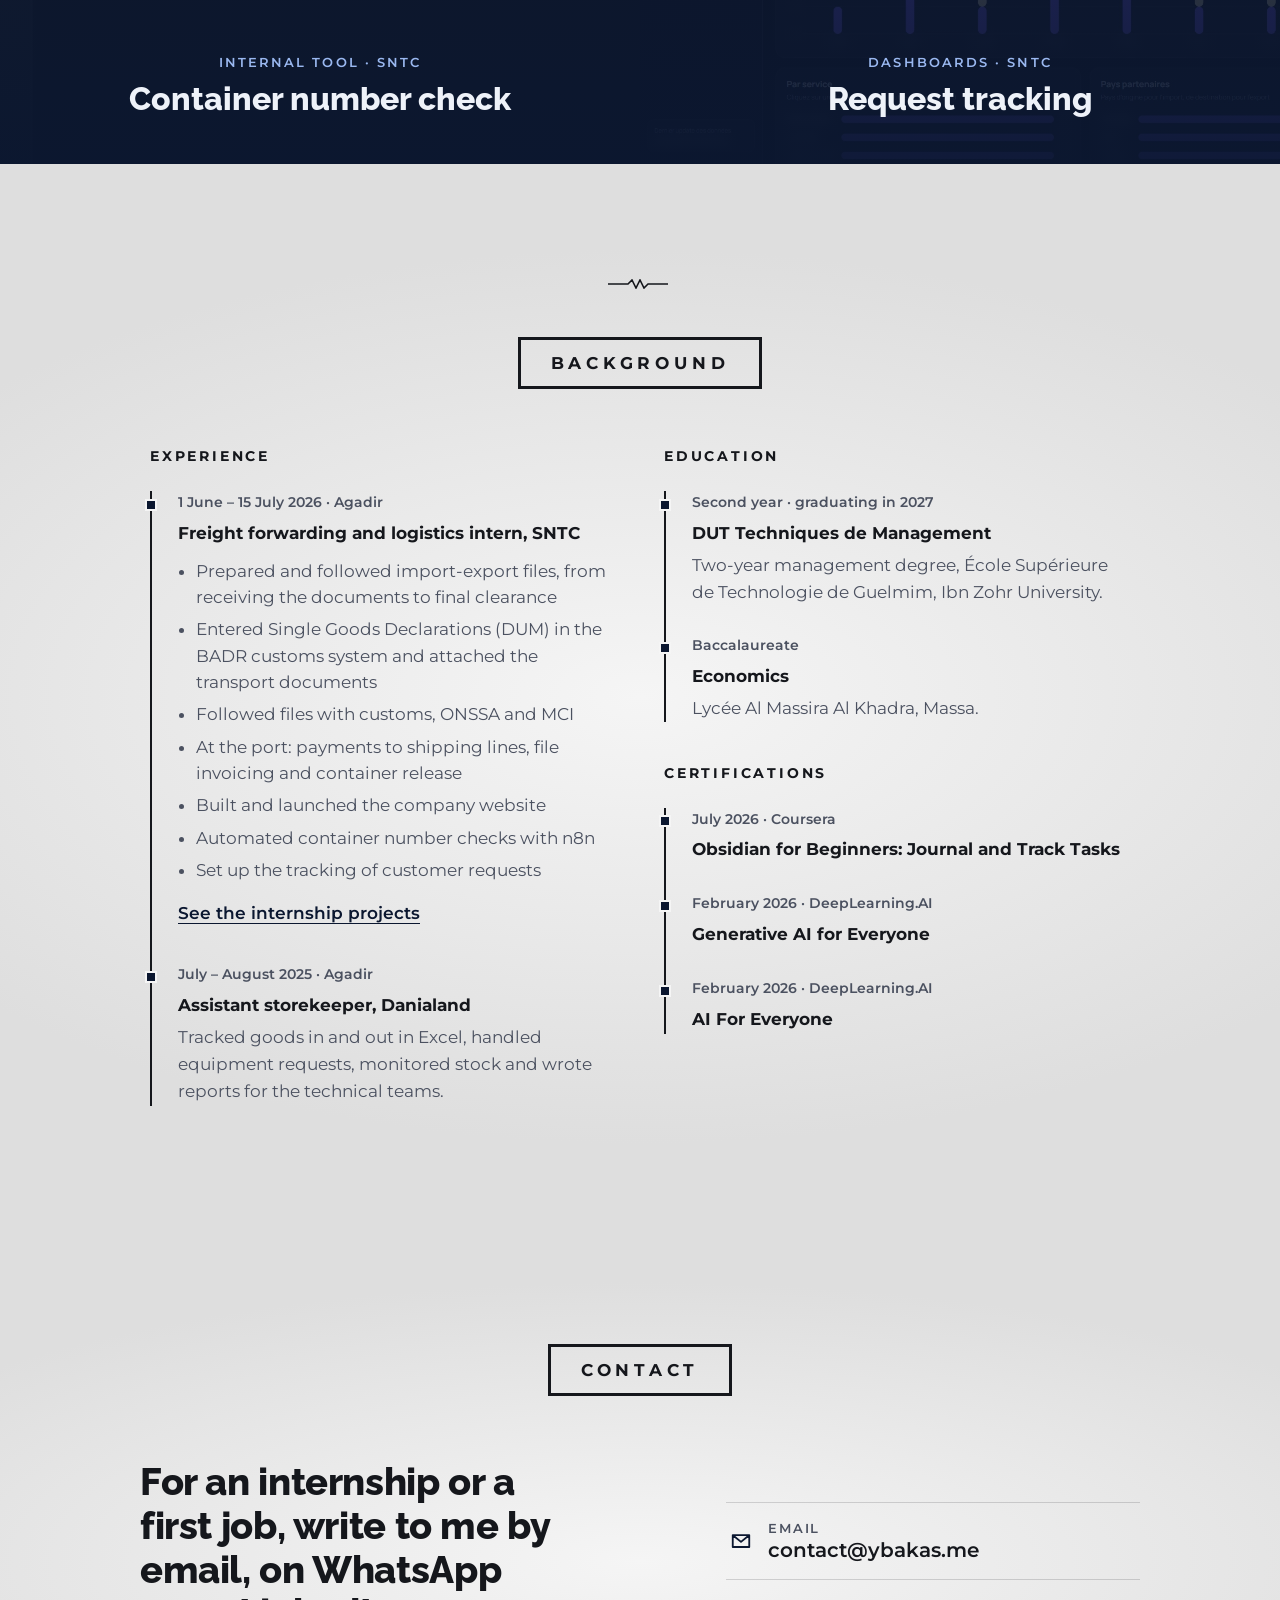
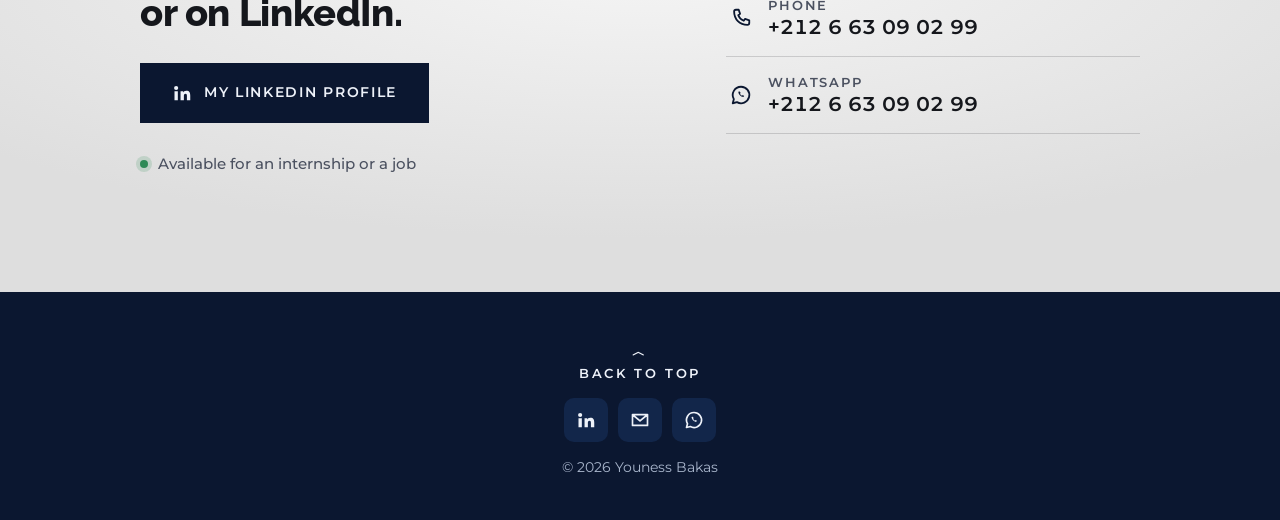
<file: en/index.html>
<!doctype html>
<html lang="en">
<head>
  <meta charset="utf-8">
  <meta name="viewport" content="width=device-width, initial-scale=1">
  <title>Youness Bakas — Management, digital and AI · Portfolio</title>
  <meta name="description" content="Youness Bakas, management student (DUT, EST Guelmim): websites, an n8n automation and a dashboard built for real companies. Looking for an internship or a first job.">
  <link rel="canonical" href="https://ybakas.me/en/">
  <link rel="alternate" hreflang="fr" href="https://ybakas.me/">
  <link rel="alternate" hreflang="en" href="https://ybakas.me/en/">
  <link rel="alternate" hreflang="x-default" href="https://ybakas.me/">
  <meta name="theme-color" content="#0b1730">

  <meta property="og:type" content="profile">
  <meta property="og:locale" content="en_US">
  <meta property="og:locale:alternate" content="fr_MA">
  <meta property="og:site_name" content="Youness Bakas">
  <meta property="og:title" content="Youness Bakas — Management, digital and AI · Portfolio">
  <meta property="og:description" content="A management student who uses digital tools and AI: 4 real projects for companies in Agadir. Looking for an internship or a first job.">
  <meta property="og:url" content="https://ybakas.me/en/">
  <meta name="twitter:card" content="summary">

  <script type="application/ld+json">
  {
    "@context": "https://schema.org",
    "@type": "Person",
    "name": "Youness Bakas",
    "url": "https://ybakas.me/en/",
    "jobTitle": "Management student (DUT Techniques de Management)",
    "address": { "@type": "PostalAddress", "addressLocality": "Agadir", "addressCountry": "MA" },
    "alumniOf": "École Supérieure de Technologie de Guelmim",
    "email": "mailto:contact@ybakas.me",
    "telephone": "+212663090299",
    "sameAs": ["https://www.linkedin.com/in/bakas-youness"]
  }
  </script>

  <link rel="icon" href="../favicon.svg" type="image/svg+xml">
  <link rel="preconnect" href="https://fonts.googleapis.com">
  <link rel="preconnect" href="https://fonts.gstatic.com" crossorigin>
  <link href="https://fonts.googleapis.com/css2?family=Montserrat:wght@400;500;600;700&family=Raleway:wght@700;800&display=swap" rel="stylesheet">
  <link rel="stylesheet" href="../assets/css/style.css">
  <script>document.documentElement.classList.add('js')</script>
</head>
<body>
  <a class="skip" href="#main">Skip to content</a>

  <svg width="0" height="0" class="sprite" aria-hidden="true" focusable="false">
    <symbol id="i-linkedin" viewBox="0 0 24 24"><path fill="currentColor" d="M4.98 3.5a2.5 2.5 0 1 1 0 5 2.5 2.5 0 0 1 0-5ZM3 9.75h4v11H3v-11Zm6.5 0h3.8v1.5h.06c.53-.95 1.83-1.95 3.77-1.95 4.03 0 4.77 2.5 4.77 5.75v5.7h-4v-5.05c0-1.2-.02-2.75-1.7-2.75-1.7 0-1.95 1.3-1.95 2.66v5.14h-4v-11Z"/></symbol>
    <symbol id="i-mail" viewBox="0 0 24 24"><path d="M3 5.5h18v13H3z M3.5 6l8.5 7 8.5-7" fill="none" stroke="currentColor" stroke-width="2" stroke-linejoin="round"/></symbol>
    <symbol id="i-phone" viewBox="0 0 24 24"><path d="M6.5 3h3l1.5 4.5-2 1.5a11 11 0 0 0 6 6l1.5-2 4.5 1.5v3a2 2 0 0 1-2 2C10.5 19.5 4.5 13.5 4.5 5a2 2 0 0 1 2-2z" fill="none" stroke="currentColor" stroke-width="2" stroke-linejoin="round"/></symbol>
    <symbol id="i-chat" viewBox="0 0 24 24"><path d="M12 3a9 9 0 0 0-7.8 13.5L3 21l4.6-1.2A9 9 0 1 0 12 3z" fill="none" stroke="currentColor" stroke-width="2" stroke-linejoin="round"/><path d="M9 8.5c.3 2.9 2.6 5.3 5.5 5.8l1-1.3-1.6-.9-.8.7a4.5 4.5 0 0 1-2.2-2.2l.7-.8-.9-1.6z" fill="currentColor"/></symbol>
    <symbol id="i-zigzag" viewBox="0 0 64 10"><path d="M0 5h20l4-4 4 8 4-8 4 8 4-4h20" fill="none" stroke="currentColor" stroke-width="1.6"/></symbol>
  </svg>

  <div class="topbar" id="topbar">
    <a class="topbar-name" href="#top">Youness Bakas</a>
    <nav class="topbar-nav" aria-label="Quick navigation">
      <a class="hide-sm" href="#about">About</a>
      <a href="#skills">Skills</a>
      <a href="#projects">Projects</a>
      <a href="#background">Background</a>
      <a class="hide-sm" href="../" lang="fr" hreflang="fr" aria-label="Version française">FR</a>
      <a class="pill" href="#contact">Contact</a>
    </nav>
  </div>

  <header class="hero" id="top">
    <div class="hero-text">
      <div class="hero-top">
        <a class="mark" href="#top" aria-label="Youness Bakas, back to top">
          <svg viewBox="0 0 48 48" aria-hidden="true"><rect x="6" y="6" width="36" height="36" rx="9" transform="rotate(-12 24 24)" fill="none" stroke="currentColor" stroke-width="3"/><text x="24" y="30.5" text-anchor="middle" font-family="Raleway, sans-serif" font-weight="800" font-size="17" fill="currentColor">YB</text></svg>
        </a>
          <a class="lang" href="../" lang="fr" hreflang="fr" aria-label="Version française">FR</a>
      </div>
      <div class="hero-intro">
        <h1 class="hero-name">Youness Bakas</h1>
        <p class="hero-role">Management profile · Digital, AI and data</p>
        <p class="hero-status">I make teams' work simpler and more reliable with digital tools and AI. Available for an internship or a job.</p>
        <ul class="hero-social">
          <li><a class="icon-btn" href="https://www.linkedin.com/in/bakas-youness" target="_blank" rel="noopener" aria-label="Youness Bakas on LinkedIn"><svg aria-hidden="true"><use href="#i-linkedin"/></svg></a></li>
          <li><a class="icon-btn" href="mailto:contact@ybakas.me" aria-label="Email Youness Bakas"><svg aria-hidden="true"><use href="#i-mail"/></svg></a></li>
          <li><a class="icon-btn" href="https://wa.me/212663090299" target="_blank" rel="noopener" aria-label="Message Youness Bakas on WhatsApp"><svg aria-hidden="true"><use href="#i-chat"/></svg></a></li>
        </ul>
      </div>
    </div>

    <div class="hero-panel">
      <nav class="hero-nav" aria-label="Main navigation">
        <button class="menu-btn" type="button" aria-expanded="false" aria-controls="hero-links">Menu</button>
        <ul id="hero-links">
          <li><a href="#about">About</a></li>
          <li><a href="#skills">Skills</a></li>
          <li><a href="#projects">Projects</a></li>
          <li><a href="#background">Background</a></li>
          <li class="only-sm"><a href="../" lang="fr" hreflang="fr" aria-label="Version française">FR</a></li>
          <li><a class="pill" href="#contact">Contact me</a></li>
        </ul>
      </nav>
      <svg class="hero-monogram" viewBox="0 0 48 48" aria-hidden="true" focusable="false"><rect x="6" y="6" width="36" height="36" rx="9" transform="rotate(-12 24 24)" fill="none" stroke="currentColor" stroke-width="1.4"/><text x="24" y="30.5" text-anchor="middle" font-family="Raleway, sans-serif" font-weight="800" font-size="17" fill="currentColor">YB</text></svg>
    </div>
  </header>

  <main id="main">

    <section class="feature" aria-labelledby="feature-title">
      <div class="feature-inner">
        <h2 class="feature-title" id="feature-title">Real projects, for real companies</h2>
        <p>4 projects built for SNTC and Somatime in Agadir: 2 websites, an n8n automation and a dashboard to track incoming requests.</p>
        <a class="bar-link" href="#projects">See the projects</a>
      </div>
      <svg class="feature-mark" viewBox="0 0 48 48" aria-hidden="true"><rect x="6" y="6" width="36" height="36" rx="9" transform="rotate(-12 24 24)" fill="none" stroke="currentColor" stroke-width="2.4"/></svg>
    </section>

    <section class="block about" id="about" aria-labelledby="about-title">
      <h2 class="boxed reveal" id="about-title">About</h2>
      <p class="lead reveal">Second-year student in a two-year management degree (DUT Techniques de Management) at the École Supérieure de Technologie de Guelmim, graduating in 2027. After an internship in freight forwarding at SNTC and a job as assistant storekeeper at Danialand, I am aiming for management roles where digital tools and data make the difference.</p>
      <a class="bar-link reveal" href="#background">My background</a>
      <svg class="zigzag reveal" aria-hidden="true"><use href="#i-zigzag"/></svg>

      <ul class="services">
        <li class="service reveal">
          <svg class="service-icon" viewBox="0 0 40 40" aria-hidden="true"><path d="M6 32h28M10 32V18h6v14M18 32V10h6v22M26 32V22h6v10" fill="none" stroke="currentColor" stroke-width="2.2" stroke-linejoin="round"/></svg>
          <h3>Management and organisation</h3>
          <p>At SNTC: import-export file follow-up, coordination with customs, invoicing. At Danialand: stock management, control of goods in and out, reports for the technical teams.</p>
        </li>
        <li class="service reveal">
          <svg class="service-icon" viewBox="0 0 40 40" aria-hidden="true"><rect x="5" y="7" width="30" height="26" rx="2" fill="none" stroke="currentColor" stroke-width="2.2"/><path d="M11 27v-6M17 27V15M23 27v-9M29 27V12" stroke="currentColor" stroke-width="2.2" stroke-linecap="round"/></svg>
          <h3>Steering and data</h3>
          <p>Customer request dashboard at SNTC: every request tracked from arrival to processing.</p>
        </li>
        <li class="service reveal">
          <svg class="service-icon" viewBox="0 0 40 40" aria-hidden="true"><circle cx="9" cy="20" r="4" fill="none" stroke="currentColor" stroke-width="2.2"/><circle cx="31" cy="10" r="4" fill="none" stroke="currentColor" stroke-width="2.2"/><circle cx="31" cy="30" r="4" fill="none" stroke="currentColor" stroke-width="2.2"/><path d="M13 18.5l14-7M13 21.5l14 7" fill="none" stroke="currentColor" stroke-width="2.2"/></svg>
          <h3>Automation and AI</h3>
          <p>Automatic container number checks with n8n, Telegram, Google Sheets and AI image reading.</p>
        </li>
        <li class="service reveal">
          <svg class="service-icon" viewBox="0 0 40 40" aria-hidden="true"><rect x="5" y="8" width="30" height="22" rx="2" fill="none" stroke="currentColor" stroke-width="2.2"/><path d="M15 34h10M16 16l-4 3 4 3M24 16l4 3-4 3" fill="none" stroke="currentColor" stroke-width="2.2" stroke-linecap="round" stroke-linejoin="round"/></svg>
          <h3>Digital and websites</h3>
          <p>The SNTC and Somatime websites, designed and developed by me.</p>
        </li>
      </ul>
    </section>

    <section class="block skills" id="skills" aria-labelledby="skills-title">
      <svg class="zigzag" aria-hidden="true"><use href="#i-zigzag"/></svg>
      <h2 class="boxed reveal" id="skills-title">Skills</h2>
      <p class="lead reveal">Every key strength below is used in at least one of my projects.</p>

      <div class="skill-groups">
        <div class="skill-group reveal">
          <h3 class="group-title">Key strengths</h3>
          <ul class="tiles">
            <li><span class="tile tile-strong">AI</span>Artificial intelligence</li>
            <li><span class="tile tile-strong">⟳</span>AI automation</li>
            <li><span class="tile tile-strong">›_</span>Prompt engineering</li>
            <li><span class="tile tile-strong">&lt;/&gt;</span>AI-assisted web development</li>
            <li><span class="tile tile-strong">Aa</span>Design</li>
          </ul>
        </div>
        <div class="skill-group reveal">
          <h3 class="group-title">Currently learning</h3>
          <ul class="tiles">
            <li><span class="tile" style="--c:#2f6f4f">∑</span>Data analysis<small>Basics</small></li>
            <li><span class="tile" style="--c:#00618a">SQL</span>SQL<small>Basics</small></li>
          </ul>
        </div>
        <div class="skill-group reveal">
          <h3 class="group-title">Software</h3>
          <ul class="tiles">
            <li><span class="tile" style="--c:#185abd">W</span>Word</li>
            <li><span class="tile" style="--c:#107c41">X</span>Excel</li>
            <li><span class="tile" style="--c:#c43e1c">P</span>PowerPoint</li>
            <li><span class="tile" style="--c:#001e36;--t:#31a8ff">Ps</span>Photoshop</li>
            <li><span class="tile" style="--c:#330000;--t:#ff9a00">Ai</span>Illustrator</li>
            <li><span class="tile" style="--c:#b8255a">n8n</span>n8n</li>
            <li><span class="tile" style="--c:#1a73e8">G</span>Google Workspace</li>
          </ul>
        </div>
        <div class="skill-group reveal">
          <h3 class="group-title">Languages</h3>
          <ul class="tiles">
            <li>
              <svg class="flag" viewBox="0 0 30 20" aria-hidden="true"><rect width="30" height="20" fill="#c1272d"/><path d="M15 5L17.94 14.05L10.24 8.45H19.76L12.06 14.05Z" fill="none" stroke="#006233" stroke-width="0.9" stroke-linejoin="round"/></svg>
              Arabic<small>Native</small>
            </li>
            <li>
              <svg class="flag" viewBox="0 0 30 20" aria-hidden="true"><rect width="30" height="7" fill="#0072c6"/><rect y="7" width="30" height="6" fill="#3a9d23"/><rect y="13" width="30" height="7" fill="#f6d001"/><text x="15" y="15" text-anchor="middle" font-size="12" font-weight="700" fill="#d52b1e" font-family="Ebrima, 'Noto Sans Tifinagh', sans-serif">ⵣ</text></svg>
              Tamazight<small>Native</small>
            </li>
            <li>
              <svg class="flag" viewBox="0 0 30 20" aria-hidden="true"><rect width="10" height="20" fill="#002395"/><rect x="10" width="10" height="20" fill="#fff"/><rect x="20" width="10" height="20" fill="#ed2939"/></svg>
              French<small>Fluent</small>
            </li>
            <li>
              <svg class="flag" viewBox="0 0 60 40" aria-hidden="true"><rect width="60" height="40" fill="#012169"/><path d="M0 0l60 40M60 0L0 40" stroke="#fff" stroke-width="8"/><path d="M0 0l60 40M60 0L0 40" stroke="#c8102e" stroke-width="3"/><path d="M30 0v40M0 20h60" stroke="#fff" stroke-width="12"/><path d="M30 0v40M0 20h60" stroke="#c8102e" stroke-width="7"/></svg>
              English<small>Advanced</small>
            </li>
          </ul>
        </div>
      </div>

      <dl class="extras reveal">
        <div><dt>Soft skills</dt><dd>Teamwork · Digital tools · Writing and reporting · Fast learner</dd></div>
        <div><dt>Interests</dt><dd>Sport · Scouting · Tech and AI</dd></div>
      </dl>
    </section>

    <section class="work" id="projects" aria-labelledby="work-title">
      <div class="work-head">
        <h2 class="boxed boxed-light" id="work-title">Projects</h2>
        <p class="work-lead">Each project answers a real need of a company in Agadir.</p>
      </div>

      <div class="filters" role="group" aria-label="Filter projects">
        <button type="button" data-filter="all" aria-pressed="true">All</button>
        <button type="button" data-filter="web" aria-pressed="false">Websites</button>
        <button type="button" data-filter="outil" aria-pressed="false">Internal tools</button>
      </div>

      <ul class="grid">
        <li class="card" data-kind="web">
          <picture><source type="image/webp" srcset="../assets/img/projet-sntc-800.webp 800w, ../assets/img/projet-sntc.webp 1440w" sizes="(max-width: 899px) 100vw, 50vw"><img class="pos-start" src="../assets/img/projet-sntc.jpg" width="1440" height="1080" loading="lazy" alt="Home page of sntctransit.ma: port cranes and a ship, headline “Votre partenaire logistique global, sans frontières”"></picture>
          <div class="card-body">
            <p class="card-kind">Website · SNTC</p>
            <h3>SNTC website</h3>
            <p class="card-text">The company website, developed and put online by me.</p>
            <div class="card-actions"><a href="https://sntctransit.ma" target="_blank" rel="noopener">The site <span aria-hidden="true">↗</span></a><button type="button" data-open="d-sntc">Details</button></div>
          </div>
        </li>
        <li class="card" data-kind="web">
          <picture><source type="image/webp" srcset="../assets/img/projet-somatime-800.webp 800w, ../assets/img/projet-somatime.webp 1440w" sizes="(max-width: 899px) 100vw, 50vw"><img class="pos-start" src="../assets/img/projet-somatime.jpg" width="1440" height="1080" loading="lazy" alt="Home page of somatime.ma: a ship off Agadir, headline “Votre partenaire maritime depuis 1958”"></picture>
          <div class="card-body">
            <p class="card-kind">Website · Somatime</p>
            <h3>Somatime website</h3>
            <p class="card-text">The website of Société Maritime d'Agadir, rebuilt from scratch and developed by me.</p>
            <div class="card-actions"><a href="https://somatime.ma" target="_blank" rel="noopener">The site <span aria-hidden="true">↗</span></a><button type="button" data-open="d-somatime">Details</button></div>
          </div>
        </li>
        <li class="card" data-kind="outil">
          <picture><source type="image/webp" srcset="../assets/img/capture-workflow-carte.webp"><img src="../assets/img/capture-workflow-carte.jpg" width="960" height="720" loading="lazy" alt="Blurred diagram of the n8n automation that checks container numbers"></picture>
          <div class="card-body">
            <p class="card-kind">Internal tool · SNTC</p>
            <h3>Container number check</h3>
            <p class="card-text">An n8n automation that reads the container number from a photo, checks it and updates the Google Sheets table.</p>
            <div class="card-actions"><button type="button" data-open="d-matricules">Details</button></div>
          </div>
        </li>
        <li class="card" data-kind="outil">
          <picture><source type="image/webp" srcset="../assets/img/capture-demandes-top.webp"><img class="pos-start" src="../assets/img/capture-demandes-top.jpg" width="1440" height="900" loading="lazy" alt="Blurred screenshot of the requests dashboard: indicators and weekly chart"></picture>
          <div class="card-body">
            <p class="card-kind">Dashboards · SNTC</p>
            <h3>Request tracking</h3>
            <p class="card-text">Dashboards to steer incoming requests, from arrival to processing.</p>
            <div class="card-actions"><button type="button" data-open="d-demandes">Details</button></div>
          </div>
        </li>
      </ul>
    </section>

    <dialog class="sheet" id="d-sntc" aria-labelledby="d-sntc-t">
      <h3 id="d-sntc-t">SNTC website</h3>
      <p class="sheet-meta">Société Nehame de Transit et Consignation · Agadir, Casablanca, Tangier</p>
      <p>The company website, developed and put online by me, from hosting to search engine optimisation.</p>
      <dl class="psd">
        <div><dt>Problem</dt><dd>Present the company and its offices, and receive requests online.</dd></div>
        <div><dt>Solution</dt><dd>A secure website, indexed on Google, with a contact form.</dd></div>
        <div><dt>Tools</dt><dd>HTML, CSS, JavaScript, Hostino hosting, SSL, Google Search Console, Web3Forms</dd></div>
        <div><dt>My role</dt><dd>Design, development and launch, on my own, alongside my internship.</dd></div>
      </dl>
      <div class="sheet-actions"><a class="btn" href="https://sntctransit.ma" target="_blank" rel="noopener">sntctransit.ma <span aria-hidden="true">↗</span></a><button class="close" type="button">Close</button></div>
    </dialog>

    <dialog class="sheet" id="d-somatime" aria-labelledby="d-somatime-t">
      <h3 id="d-somatime-t">Somatime website</h3>
      <p class="sheet-meta">Somatime Agadir · Shipping company</p>
      <p>The website of Somatime, Société Maritime d'Agadir, completely rebuilt from scratch.</p>
      <dl class="psd">
        <div><dt>Problem</dt><dd>The company had an old, outdated website.</dd></div>
        <div><dt>Solution</dt><dd>A new, modern website, rebuilt entirely from scratch.</dd></div>
        <div><dt>My role</dt><dd>New website designed and developed by me, from scratch.</dd></div>
      </dl>
      <div class="sheet-actions"><a class="btn" href="https://somatime.ma" target="_blank" rel="noopener">somatime.ma <span aria-hidden="true">↗</span></a><button class="close" type="button">Close</button></div>
    </dialog>

    <dialog class="sheet" id="d-matricules" aria-labelledby="d-matricules-t">
      <h3 id="d-matricules-t">Container number check</h3>
      <p class="sheet-meta">SNTC · Automation · n8n</p>
      <p>An internal tool, built with n8n, that checks container numbers and keeps a Google Sheets table up to date.</p>
      <dl class="psd">
        <div><dt>Problem</dt><dd>Checking each container number by hand takes time and lets mistakes through.</dd></div>
        <div><dt>Solution</dt><dd>An automatic check, built into the team's daily work, that keeps a record of every check.</dd></div>
        <div><dt>Tools</dt><dd>n8n, Telegram, Google Sheets, AI image reading</dd></div>
        <div><dt>My role</dt><dd>Designed and set up the automation.</dd></div>
      </dl>
      <ol class="steps">
        <li>The team sends a photo of the container on Telegram.</li>
        <li>AI reads the container number from the photo.</li>
        <li>The check digit is verified against the ISO 6346 standard.</li>
        <li>The number is looked up in the container list, on Google Sheets.</li>
        <li>Found: a confirmation, and the row turns green in the table. Missing: an alert, and the number is added to the failures table.</li>
      </ol>
      <div class="sheet-shots">
        <figure>
          <picture><source type="image/webp" srcset="../assets/img/capture-workflow-flou.webp"><img src="../assets/img/capture-workflow-flou.jpg" width="1741" height="490" loading="lazy" alt="Blurred diagram of the automation steps"></picture>
          <figcaption>The automation steps in n8n, blurred.</figcaption>
        </figure>
        <figure>
          <picture><source type="image/webp" srcset="../assets/img/capture-matricule-trouve.webp"><img src="../assets/img/capture-matricule-trouve.jpg" width="1071" height="627" loading="lazy" alt="Blurred screenshot: a container photo is sent and the tool replies “Conteneur trouvé” (container found)"></picture>
          <figcaption>You send a photo of a container: the tool reads the number and confirms it is on the list.</figcaption>
        </figure>
        <figure>
          <picture><source type="image/webp" srcset="../assets/img/capture-matricule-absent.webp"><img src="../assets/img/capture-matricule-absent.jpg" width="900" height="707" loading="lazy" alt="Blurred screenshot: the tool replies “Conteneur non disponible dans la liste” (container not on the list)"></picture>
          <figcaption>If the number is not on the list, the team is told straight away.</figcaption>
        </figure>
      </div>
      <p class="pending">Container numbers and internal details are blurred.</p>
      <div class="sheet-actions"><button class="close" type="button">Close</button></div>
    </dialog>

    <dialog class="sheet" id="d-demandes" aria-labelledby="d-demandes-t">
      <h3 id="d-demandes-t">Tracking incoming requests</h3>
      <p class="sheet-meta">SNTC · Dashboards · Tracking and reporting</p>
      <p>A private space where managers review and handle the requests sent through the website, built on a database I designed and set up.</p>
      <dl class="psd">
        <div><dt>Problem</dt><dd>Requests arrive through several websites and must not be lost.</dd></div>
        <div><dt>Solution</dt><dd>The website form saves each request to the database and notifies the team by email. Managers then follow it in a login-protected dashboard: status, notes, charts by day, week or month.</dd></div>
        <div><dt>Database</dt><dd>Designed in SQL with phpMyAdmin: 5 tables (requests, managers, settings, and two security tables). Each request keeps its reference, date, status, an internal note and the name of whoever last changed it. The history from the previous tool, Web3Forms, was migrated with SQL import scripts.</dd></div>
        <div><dt>Security</dt><dd>Hashed passwords, a per-IP limit on submissions against spam, and lockout after repeated failed logins.</dd></div>
        <div><dt>Tools</dt><dd>MySQL, SQL, phpMyAdmin, PHP, cPanel</dd></div>
        <div><dt>My role</dt><dd>Designed the database, built the managers' space and put it online.</dd></div>
      </dl>
      <div class="sheet-shots">
        <figure>
          <picture><source type="image/webp" srcset="../assets/img/capture-demandes-top.webp"><img src="../assets/img/capture-demandes-top.jpg" width="1440" height="900" loading="lazy" alt="Blurred screenshot: dashboard overview, indicators, weekly requests chart, breakdown by service and country"></picture>
          <figcaption>Overview: indicators, requests per week, import and export, services and countries.</figcaption>
        </figure>
        <figure>
          <picture><source type="image/webp" srcset="../assets/img/capture-demandes-suivi.webp"><img src="../assets/img/capture-demandes-suivi.jpg" width="1440" height="900" loading="lazy" alt="Blurred screenshot: sales follow-up by status and contact cards"></picture>
          <figcaption>Sales follow-up: each request has a status, from “New” to “Won”.</figcaption>
        </figure>
      </div>
      <p class="pending">Screenshot taken with fictitious data, then blurred: no customer data is visible.</p>
      <div class="sheet-actions"><button class="close" type="button">Close</button></div>
    </dialog>

    <section class="block path" id="background" aria-labelledby="path-title">
      <svg class="zigzag" aria-hidden="true"><use href="#i-zigzag"/></svg>
      <h2 class="boxed reveal" id="path-title">Background</h2>
      <div class="path-cols">
        <div class="path-col">
          <h3 class="group-title reveal">Experience</h3>
          <ol class="timeline">
            <li class="reveal"><p class="when">1 June – 15 July 2026 · Agadir</p><p class="what">Freight forwarding and logistics intern, SNTC</p>
              <ul class="missions">
                <li>Prepared and followed import-export files, from receiving the documents to final clearance</li>
                <li>Entered Single Goods Declarations (DUM) in the BADR customs system and attached the transport documents</li>
                <li>Followed files with customs, ONSSA and MCI</li>
                <li>At the port: payments to shipping lines, file invoicing and container release</li>
                <li>Built and launched the company website</li>
                <li>Automated container number checks with n8n</li>
                <li>Set up the tracking of customer requests</li>
              </ul>
              <a class="text-link" href="#projects">See the internship projects</a></li>
            <li class="reveal"><p class="when">July – August 2025 · Agadir</p><p class="what">Assistant storekeeper, Danialand</p><p>Tracked goods in and out in Excel, handled equipment requests, monitored stock and wrote reports for the technical teams.</p></li>
          </ol>
        </div>
        <div class="path-col">
          <h3 class="group-title reveal">Education</h3>
          <ol class="timeline">
            <li class="reveal"><p class="when">Second year · graduating in 2027</p><p class="what">DUT Techniques de Management</p><p>Two-year management degree, École Supérieure de Technologie de Guelmim, Ibn Zohr University.</p></li>
            <li class="reveal"><p class="when">Baccalaureate</p><p class="what">Economics</p><p>Lycée Al Massira Al Khadra, Massa.</p></li>
          </ol>
          <h3 class="group-title reveal">Certifications</h3>
          <ol class="timeline">
            <li class="reveal"><p class="when">July 2026 · Coursera</p><p class="what">Obsidian for Beginners: Journal and Track Tasks</p></li>
            <li class="reveal"><p class="when">February 2026 · DeepLearning.AI</p><p class="what">Generative AI for Everyone</p></li>
            <li class="reveal"><p class="when">February 2026 · DeepLearning.AI</p><p class="what">AI For Everyone</p></li>
          </ol>
        </div>
      </div>
    </section>

    <section class="block contact" id="contact" aria-labelledby="contact-title">
      <h2 class="boxed reveal" id="contact-title">Contact</h2>
      <div class="contact-grid">
        <div class="contact-text">
          <p class="lead reveal">For an internship or a first job, write to me by email, on WhatsApp or on LinkedIn.</p>
          <a class="btn btn-big reveal" href="https://www.linkedin.com/in/bakas-youness" target="_blank" rel="noopener"><svg aria-hidden="true"><use href="#i-linkedin"/></svg><span>My LinkedIn profile</span></a>
          <ul class="contact-links reveal">
            <li><a href="mailto:contact@ybakas.me"><svg aria-hidden="true"><use href="#i-mail"/></svg><span><small>Email</small>contact@ybakas.me</span></a></li>
            <li><a href="tel:+212663090299"><svg aria-hidden="true"><use href="#i-phone"/></svg><span><small>Phone</small>+212 6 63 09 02 99</span></a></li>
            <li><a href="https://wa.me/212663090299" target="_blank" rel="noopener"><svg aria-hidden="true"><use href="#i-chat"/></svg><span><small>WhatsApp</small>+212 6 63 09 02 99</span></a></li>
          </ul>
          <p class="contact-note reveal">Available for an internship or a job</p>
        </div>
      </div>
    </section>
  </main>

  <footer class="footer">
    <a class="to-top" href="#top"><span aria-hidden="true">︿</span>Back to top</a>
    <div class="footer-icons">
      <a class="icon-btn icon-btn-dark" href="https://www.linkedin.com/in/bakas-youness" target="_blank" rel="noopener" aria-label="Youness Bakas on LinkedIn"><svg aria-hidden="true"><use href="#i-linkedin"/></svg></a>
      <a class="icon-btn icon-btn-dark" href="mailto:contact@ybakas.me" aria-label="Email Youness Bakas"><svg aria-hidden="true"><use href="#i-mail"/></svg></a>
      <a class="icon-btn icon-btn-dark" href="https://wa.me/212663090299" target="_blank" rel="noopener" aria-label="Message Youness Bakas on WhatsApp"><svg aria-hidden="true"><use href="#i-chat"/></svg></a>
    </div>
    <p>© 2026 Youness Bakas</p>
  </footer>

  <script src="../assets/js/main.js" defer></script>
</body>
</html>
</file>
<file: assets/css/style.css>
/* Portfolio — Youness Bakas · hero en diagonale, titres encadrés, bleu nuit SNTC */

:root {
  /* Couleurs : papier gris clair, encre presque noire, bleu nuit SNTC */
  --paper: #dedede;
  --paper-hi: #f5f5f5;
  --sheet: #f2f2f2;
  --ink: #15171c;
  --muted: #4b5160;
  --navy: #0b1730;
  --navy-2: #12264a;
  --accent: #4a70c2;
  --accent-strong: #3a5ca3;
  --on-navy: #eef2f9;
  --on-navy-muted: #a9b6cc;
  --accent-ink: #9ab8f0;
  --error: #a3221b;

  /* Type */
  --display: "Raleway", "Helvetica Neue", Arial, sans-serif;
  --text: "Montserrat", "Helvetica Neue", Arial, sans-serif;
  --step-label: 0.8125rem;
  --step-note: 0.9375rem;
  --step-small: 0.875rem;
  --step-body: clamp(1rem, 0.96rem + 0.2vw, 1.0625rem);
  --step-lead: clamp(1.0625rem, 0.98rem + 0.4vw, 1.25rem);
  --step-title: clamp(1.5rem, 1.2rem + 1.2vw, 2rem);
  --step-name: clamp(2.6rem, 1.4rem + 4.2vw, 5.25rem);
  --track: 0.28em;

  /* Espace */
  --margin: clamp(16px, 4vw, 64px);
  --section: clamp(80px, 9vw, 128px);

  /* Mouvement */
  --ease-out: cubic-bezier(0.22, 1, 0.36, 1);
  --ease-soft: cubic-bezier(0.33, 1, 0.68, 1);
  --t-press: 140ms;
  --t-hover: 200ms;
  --t-ui: 260ms;
  --t-reveal: 800ms;

  --z-grain: 4;
  --z-bar: 5;
  --z-skip: 10;
}

*, *::before, *::after { box-sizing: border-box; }

html { scroll-behavior: smooth; -webkit-text-size-adjust: 100%; background: var(--paper); }

body {
  margin: 0;
  background: var(--paper);
  color: var(--ink);
  font-family: var(--text);
  font-size: var(--step-body);
  line-height: 1.7;
  -webkit-font-smoothing: antialiased;
}

img { display: block; max-width: 100%; height: auto; }
picture { display: contents; }
figure { margin: 0; }
p, h1, h2, h3, dl, dd, ul, ol { margin: 0; }
ul, ol { padding: 0; list-style: none; }
a { color: inherit; }
h1, h2, h3, p { text-wrap: pretty; }
button { font: inherit; color: inherit; }

::selection { background: var(--navy); color: var(--on-navy); }
:focus-visible { outline: 2px solid var(--accent); outline-offset: 3px; }

.sprite { position: absolute; }

/* Grain léger sur toute la page : casse l'aspect trop plat des aplats */
body::after {
  content: ""; position: fixed; inset: 0; z-index: var(--z-grain); pointer-events: none;
  opacity: 0.07; mix-blend-mode: multiply;
  background-image: url("data:image/svg+xml,%3Csvg xmlns='http://www.w3.org/2000/svg' width='160' height='160'%3E%3Cfilter id='n'%3E%3CfeTurbulence type='fractalNoise' baseFrequency='0.9' numOctaves='2' stitchTiles='stitch'/%3E%3CfeColorMatrix values='0 0 0 0 0.08 0 0 0 0 0.09 0 0 0 0 0.11 0 0 0 1 0'/%3E%3C/filter%3E%3Crect width='100%25' height='100%25' filter='url(%23n)'/%3E%3C/svg%3E");
}
.hero-name { text-wrap: balance; }
/* Sections qui reçoivent le focus après un clic de menu : pas de cadre */
[tabindex="-1"]:focus { outline: none; }

.skip {
  position: absolute; left: var(--margin); top: -60px; z-index: var(--z-skip);
  background: var(--navy); color: var(--on-navy); padding: 12px 18px; text-decoration: none;
  transition: top var(--t-ui) var(--ease-out);
}
.skip:focus { top: 16px; }

.pos-right { object-position: 80% 50%; }
.pos-start { object-position: 0 0; }

/* ---------- Pièces communes ---------- */

.boxed {
  display: inline-block;
  padding: 12px 30px;
  border: 3px solid var(--ink);
  font-family: var(--text); font-weight: 700;
  font-size: var(--step-body); line-height: 1.3;
  letter-spacing: var(--track); text-transform: uppercase;
}
.boxed-light { border-color: var(--on-navy); color: var(--on-navy); }

.zigzag { display: block; width: 64px; height: 10px; margin: 0 auto; color: var(--ink); }

.bar-link {
  display: inline-flex; align-items: center; min-height: 44px;
  padding: 0 16px;
  border-left: 2px solid currentColor; border-right: 2px solid currentColor;
  font-size: var(--step-label); font-weight: 600;
  letter-spacing: 0.18em; text-transform: uppercase; text-decoration: none;
  line-height: 1.2;
  transition: padding var(--t-ui) var(--ease-out), color var(--t-hover) ease;
}
.bar-link:hover { padding: 0 24px; }

.btn {
  display: inline-flex; align-items: center; gap: 12px;
  min-height: 52px; padding: 0 26px;
  border: 0; border-radius: 0;
  background: var(--navy); color: var(--on-navy);
  font-size: var(--step-small); font-weight: 600;
  letter-spacing: 0.12em; text-transform: uppercase; text-decoration: none;
  cursor: pointer;
  transition: background-color var(--t-hover) ease, transform var(--t-press) var(--ease-out);
}
.btn svg { width: 20px; height: 20px; }
.btn:hover { background: var(--accent-strong); }
.btn:active { transform: scale(0.98); }
.btn-big { min-height: 60px; padding: 0 32px; }

.icon-btn {
  display: inline-grid; place-items: center;
  width: 44px; height: 44px;
  background: var(--ink); color: var(--paper-hi);
  border-radius: 10px;
  transition: background-color var(--t-hover) ease, transform var(--t-press) var(--ease-out);
}
.icon-btn svg { width: 20px; height: 20px; }
.icon-btn:hover { background: var(--accent-strong); }
.icon-btn:active { transform: scale(0.94); }
.icon-btn-dark { background: var(--navy-2); color: var(--on-navy); }

.pill {
  display: inline-flex; align-items: center; min-height: 36px;
  padding: 0 18px; border-radius: 999px;
  background: var(--on-navy); color: var(--navy) !important;
  font-weight: 600;
}

.lead { font-size: var(--step-lead); line-height: 1.7; max-width: 60ch; margin-inline: auto; }

/* ---------- Hero en diagonale ---------- */

.hero {
  position: relative;
  min-height: max(620px, 100svh);
  display: grid;
  grid-template-columns: minmax(0, 1fr);
  background: radial-gradient(ellipse at 22% 45%, var(--paper-hi), var(--paper) 70%);
  overflow: hidden;
}

.hero-text {
  position: relative; z-index: 1;
  display: grid; grid-template-rows: auto 1fr;
  padding: 28px var(--margin) 56px;
  width: 50%;
}
.hero-top { display: flex; align-items: center; justify-content: space-between; gap: 16px; }
.lang {
  display: inline-flex; align-items: center; justify-content: center; min-height: 44px; min-width: 52px; padding: 0 14px;
  border: 2px solid var(--ink); color: var(--ink); text-decoration: none;
  font-size: var(--step-small); font-weight: 700; letter-spacing: 0.14em;
  transition: background-color var(--t-hover) ease, color var(--t-hover) ease;
}
.lang:hover { background: var(--ink); color: var(--paper-hi); }
@media (min-width: 900px) { .only-sm { display: none; } }
.mark { display: inline-flex; width: 48px; height: 48px; color: var(--ink); }
.mark svg { width: 100%; height: 100%; }
.hero-intro { align-self: center; display: grid; gap: 14px; justify-items: start; padding-left: clamp(0px, 6vw, 96px); }
.hello { font-size: var(--step-lead); font-weight: 600; }
.hero-name {
  font-family: var(--display); font-weight: 800;
  font-size: var(--step-name); line-height: 1.02; letter-spacing: -0.015em;
}
.hero-role { font-size: var(--step-lead); font-weight: 600; color: var(--navy); line-height: 1.4; }
.hero-status { max-width: 34ch; color: var(--muted); }
.hero-social { display: flex; gap: 10px; margin-top: 18px; }

.hero::before,
.hero-panel {
  position: absolute; top: 0; bottom: 0; right: 0;
  width: 56%;
  clip-path: polygon(26% 0, 100% 0, 100% 100%, 0 100%);
}
.hero::before { content: ""; background: var(--navy); transform: translateX(-14px); }
.hero-panel { background: var(--navy); }
.hero-monogram {
  position: absolute; top: 50%; left: 63%;
  width: min(34vw, 420px); height: auto;
  transform: translate(-50%, -50%);
  color: var(--on-navy); opacity: 0.14;
}
.hero-panel::after {
  content: ""; position: absolute; inset: 0; pointer-events: none;
  background: linear-gradient(to bottom, rgba(11, 23, 48, 0.82), rgba(11, 23, 48, 0) 26%);
}

.hero-nav { position: absolute; z-index: 2; top: 24px; right: var(--margin); }
.hero-nav ul { display: flex; align-items: center; gap: clamp(16px, 2.2vw, 36px); }
.hero-nav a {
  display: inline-flex; align-items: center; min-height: 44px; min-width: 44px;
  color: var(--on-navy); font-size: var(--step-small); font-weight: 500;
  text-decoration: none;
  transition: color var(--t-hover) ease;
}
.hero-nav a:not(.pill):hover { color: var(--accent-ink); }
.hero-nav .pill { min-height: 44px; transition: background-color var(--t-hover) ease; }
.hero-nav .pill:hover { background: var(--accent-ink); }
.menu-btn { display: none; }

/* ---------- Bande « stage en cours » ---------- */

.feature {
  position: relative; overflow: hidden;
  background: var(--navy); color: var(--on-navy);
  padding: clamp(48px, 6vw, 80px) var(--margin);
}
.feature-inner { position: relative; z-index: 1; max-width: 860px; display: grid; gap: 18px; justify-items: start; margin-left: clamp(0px, 6vw, 96px); }
.feature-title { font-size: var(--step-body); font-weight: 700; letter-spacing: var(--track); text-transform: uppercase; }
.feature p { color: var(--on-navy-muted); max-width: 64ch; }
.feature .bar-link { color: var(--on-navy); }
.feature-mark {
  position: absolute; right: -40px; bottom: -70px;
  width: clamp(220px, 28vw, 380px); height: auto;
  color: var(--navy-2);
}

/* ---------- Sections claires ---------- */

.block {
  padding: var(--section) var(--margin);
  text-align: center;
  /* La lumière s'éteint avant les bords : plus de coupure visible entre deux sections */
  background: radial-gradient(ellipse 70% 42% at 50% 50%, var(--paper-hi), var(--paper));
}
.block > .boxed { margin-bottom: 36px; }
.block > .zigzag:first-child { margin-bottom: 48px; }
.about .bar-link { margin-top: 28px; }
.about .zigzag { margin-top: 56px; }

.services {
  max-width: 880px; margin: 56px auto 0;
  display: grid; grid-template-columns: repeat(2, minmax(0, 1fr)); gap: 40px 64px;
  text-align: left;
}
.service { display: grid; grid-template-columns: 44px minmax(0, 1fr); gap: 6px 16px; align-items: start; align-content: start; }
.service h3 { padding-top: 8px; }
.service-icon { width: 44px; height: 44px; color: var(--navy); grid-row: span 2; align-self: start; }
.service h3 { font-family: var(--display); font-size: var(--step-lead); font-weight: 800; line-height: 1.25; }
.service p { grid-column: 2; font-size: var(--step-body); color: var(--muted); line-height: 1.6; }

/* Compétences : grille d'icônes */

.skill-groups { max-width: 820px; margin: 56px auto 0; display: grid; gap: 48px; text-align: left; }
.group-title { font-size: var(--step-small); font-weight: 700; letter-spacing: 0.2em; text-transform: uppercase; margin-bottom: 22px; }
.tiles { display: grid; grid-template-columns: repeat(auto-fill, minmax(124px, 1fr)); gap: 28px 16px; }
.tiles li {
  display: grid; justify-items: center; gap: 10px; text-align: center;
  font-size: var(--step-small); font-weight: 600; line-height: 1.35;
}
.tiles small { display: block; margin-top: 2px; font-size: var(--step-label); font-weight: 500; color: var(--muted); }
.tile {
  display: grid; place-items: center;
  width: 56px; height: 56px; border-radius: 12px;
  background: var(--c, var(--navy)); color: var(--t, #fff);
  font-size: 1.125rem; font-weight: 700; letter-spacing: 0; text-transform: none;
  transition: transform var(--t-ui) var(--ease-out);
}
/* Points forts : une seule famille de couleur, celle du site */
.tile-strong {
  background: linear-gradient(150deg, var(--navy-2), var(--navy));
  color: var(--accent-ink);
  box-shadow: 0 8px 18px -10px rgba(11, 23, 48, 0.7);
}
.tiles li:hover .tile, .tiles li:hover .flag { transform: translateY(-4px); }
.flag { width: 56px; height: 38px; border: 1px solid rgba(21, 23, 28, 0.15); margin: 9px 0; transition: transform var(--t-ui) var(--ease-out); }

.extras { max-width: 820px; margin: 56px auto 0; display: grid; gap: 18px; text-align: left; }
.extras div { display: grid; grid-template-columns: 12em minmax(0, 1fr); gap: 16px; }
.extras dt { font-size: var(--step-body); font-weight: 700; }
.extras dd { color: var(--muted); }

/* ---------- Projets : bandeau, filtres, grille ---------- */

.work { background: var(--navy); color: var(--on-navy); }
.work-head {
  position: relative;
  display: grid; place-items: center;
  padding: clamp(56px, 7vw, 96px) var(--margin) clamp(32px, 4vw, 48px);
  overflow: hidden;
}
.work-head .boxed { position: relative; z-index: 1; }
.work-lead { margin-top: 24px; max-width: 52ch; text-align: center; color: var(--on-navy-muted); font-size: var(--step-lead); line-height: 1.6; }

.filters { display: flex; justify-content: center; gap: clamp(8px, 3vw, 40px); padding: 6px var(--margin); }
.filters button {
  min-height: 52px; padding: 0 14px;
  background: none; border: 0; border-bottom: 2px solid transparent;
  color: var(--on-navy-muted);
  font-size: var(--step-label); font-weight: 600; letter-spacing: 0.16em; text-transform: uppercase;
  cursor: pointer;
  transition: color var(--t-hover) ease, border-color var(--t-hover) ease;
}
.filters button:hover { color: var(--on-navy); }
.filters button[aria-pressed="true"] { color: var(--on-navy); border-bottom-color: var(--accent-ink); }

.grid { display: grid; grid-template-columns: repeat(2, minmax(0, 1fr)); }
.card { position: relative; aspect-ratio: 4 / 3; overflow: hidden; background: var(--navy-2); }
.card[hidden] { display: none; }
.card img {
  position: absolute; inset: 0; width: 100%; height: 100%; object-fit: cover;
  transition: transform 1.2s var(--ease-soft);
}
.card:hover img, .card:focus-within img { transform: scale(1.05); }
.card-body {
  position: absolute; inset: 0;
  display: flex; flex-direction: column; justify-content: flex-end; align-items: center; gap: 8px;
  padding: 24px; text-align: center;
  background: linear-gradient(to top, rgba(11, 23, 48, 0.96), rgba(11, 23, 48, 0.86) 38%, rgba(11, 23, 48, 0.2) 72%, rgba(11, 23, 48, 0));
  transition: background-color var(--t-ui) ease;
}
.card-kind { font-size: var(--step-label); font-weight: 600; letter-spacing: 0.16em; text-transform: uppercase; color: var(--accent-ink); }
.card h3 { font-family: var(--display); font-weight: 800; font-size: var(--step-title); line-height: 1.15; }
/* Replié tant que la carte n'est ni survolée ni sélectionnée au clavier */
.card-text, .card-actions {
  max-height: 0; overflow: hidden;
  opacity: 0; transform: translateY(10px);
  transition: opacity var(--t-ui) ease, transform var(--t-ui) var(--ease-out), max-height var(--t-ui) var(--ease-out);
}
.card-text { font-size: var(--step-body); color: var(--on-navy); max-width: 34ch; line-height: 1.55; }
.card:hover .card-body, .card:focus-within .card-body { background-color: rgba(11, 23, 48, 0.82); justify-content: center; }
.card:hover .card-text, .card:hover .card-actions,
.card:focus-within .card-text, .card:focus-within .card-actions { max-height: 12em; opacity: 1; transform: none; }
.card-actions { display: flex; margin-top: 6px; }
.card-actions a, .card-actions button {
  display: inline-flex; align-items: center; gap: 6px; min-height: 44px;
  padding: 0 16px; background: none; border: 0;
  border-left: 2px solid var(--on-navy);
  font-size: var(--step-label); font-weight: 600; letter-spacing: 0.14em; text-transform: uppercase;
  text-decoration: none; color: var(--on-navy); cursor: pointer;
  transition: color var(--t-hover) ease;
}
.card-actions > :last-child { border-right: 2px solid var(--on-navy); }
.card-actions a:hover, .card-actions button:hover { color: var(--accent-ink); }


.work-foot { padding: 20px var(--margin); text-align: center; font-size: var(--step-note); color: var(--on-navy-muted); }

/* Fiches projet */

.sheet {
  width: min(640px, calc(100% - 32px)); max-height: calc(100svh - 48px);
  padding: clamp(24px, 4vw, 40px);
  border: 0; border-radius: 0;
  background: var(--sheet); color: var(--ink);
}
.sheet::backdrop { background: rgba(11, 23, 48, 0.72); }
.sheet[open] { animation: sheet-in var(--t-ui) var(--ease-out); }
.sheet h3 { font-family: var(--display); font-weight: 800; font-size: var(--step-title); line-height: 1.15; }
.sheet-meta { margin: 6px 0 18px; font-size: var(--step-note); color: var(--muted); }
.psd { display: grid; gap: 14px; margin-top: 20px; }
.psd div { display: grid; grid-template-columns: 7.5em minmax(0, 1fr); gap: 16px; }
.psd dt { font-size: var(--step-body); font-weight: 700; }
.sheet-shots { display: grid; gap: 20px; margin-top: 24px; }
.sheet-shots img { width: 100%; height: auto; }
.sheet-shots figcaption { margin-top: 8px; font-size: var(--step-note); color: var(--muted); }
.steps { margin-top: 24px; display: grid; gap: 10px; counter-reset: step; }
.steps li { position: relative; padding-left: 40px; line-height: 1.6; counter-increment: step; }
.steps li::before {
  content: counter(step); position: absolute; left: 0; top: 0.1em;
  display: grid; place-items: center; width: 26px; height: 26px;
  background: var(--navy); color: var(--on-navy); font-size: var(--step-label); font-weight: 700;
}
.pending { margin-top: 18px; font-size: var(--step-note); color: var(--muted); }
.sheet-actions { display: flex; flex-wrap: wrap; align-items: center; gap: 16px; margin-top: 28px; }
.close {
  min-height: 44px; padding: 0 16px; background: none; border: 0;
  border-left: 2px solid var(--ink); border-right: 2px solid var(--ink);
  font-size: var(--step-label); font-weight: 600; letter-spacing: 0.16em; text-transform: uppercase; cursor: pointer;
}
@keyframes sheet-in { from { opacity: 0; transform: translateY(16px); } to { opacity: 1; transform: none; } }

/* ---------- À compléter, résultats, missions ---------- */

/* Marqueur visible tant qu'une information manque */
.todo { background: #fff1b8; color: #4a3800; padding: 1px 6px; font-weight: 600; }
.hero-avail { font-weight: 600; }
.card-result { font-size: var(--step-small); font-weight: 600; color: var(--accent-ink); }
.card-result .todo, .psd .todo { font-size: var(--step-small); }
.hero-social { align-items: center; flex-wrap: wrap; }
.missions { display: grid; gap: 6px; margin: 6px 0 4px; padding-left: 18px; list-style: disc; color: var(--muted); font-size: var(--step-body); line-height: 1.55; }
.text-link { justify-self: start; display: inline-flex; align-items: center; min-height: 44px; font-weight: 600; color: var(--navy); text-underline-offset: 4px; }
.path-col > .group-title + .timeline { margin-bottom: 8px; }
.path-col .timeline + .group-title { margin-top: 40px; }

/* ---------- Parcours ---------- */

.path-cols {
  max-width: 980px; margin: 20px auto 0;
  display: grid; grid-template-columns: repeat(2, minmax(0, 1fr)); gap: 48px;
  text-align: left;
}
.timeline { display: grid; gap: 28px; border-left: 2px solid var(--ink); padding-left: 26px; }
.timeline > li { position: relative; display: grid; gap: 4px; }
.timeline > li::before {
  content: ""; position: absolute; left: -33px; top: 0.45em;
  width: 12px; height: 12px; background: var(--navy); border: 2px solid var(--paper-hi);
}
.when { font-size: var(--step-small); font-weight: 600; color: var(--muted); }
.what { font-weight: 700; }
.timeline p:last-child:not(.what) { color: var(--muted); font-size: var(--step-body); line-height: 1.6; }

/* ---------- Contact ---------- */

.contact-grid { max-width: 1000px; margin: 28px auto 0; text-align: left; }
/* Deux colonnes : le message et LinkedIn à gauche, la fiche de coordonnées à droite */
.contact-text {
  display: grid; align-items: start;
  grid-template-columns: minmax(0, 6fr) minmax(0, 5fr);
  grid-template-areas: "lead links" "btn links" "note links";
  grid-template-rows: auto auto 1fr;
  gap: 28px clamp(40px, 7vw, 96px);
}
.contact-text .lead {
  grid-area: lead; margin: 0; max-width: 22ch;
  font-family: var(--display); font-size: clamp(1.6rem, 1.1rem + 1.6vw, 2.4rem); font-weight: 800;
  line-height: 1.15; letter-spacing: -0.01em; text-wrap: balance;
}
.contact-text .btn { grid-area: btn; justify-self: start; }
.contact-note { grid-area: note; }
.contact-links {
  grid-area: links; align-self: center;
  border-top: 1px solid rgba(21, 23, 28, 0.16);
}
.contact-links li { border-bottom: 1px solid rgba(21, 23, 28, 0.16); }
.contact-links a {
  display: flex; align-items: center; gap: 16px; min-height: 76px; padding: 12px 4px;
  text-decoration: none; font-weight: 600; font-size: var(--step-lead);
  font-variant-numeric: tabular-nums;
  transition: color var(--t-hover) ease, padding var(--t-ui) var(--ease-out);
}
.contact-links a::after {
  content: "→"; margin-left: auto; color: var(--accent-strong);
  opacity: 0; transform: translateX(-8px);
  transition: opacity var(--t-hover) ease, transform var(--t-ui) var(--ease-out);
}
.contact-links a:hover { color: var(--accent-strong); padding-left: 10px; }
.contact-links a:hover::after, .contact-links a:focus-visible::after { opacity: 1; transform: none; }
.contact-links svg { width: 22px; height: 22px; flex: none; color: var(--navy); }
.contact-links span { display: grid; line-height: 1.3; }
.contact-links small { font-size: var(--step-label); font-weight: 600; color: var(--muted); letter-spacing: 0.14em; text-transform: uppercase; }
.footer-icons { display: flex; gap: 10px; }
.contact-note {
  display: inline-flex; align-items: center; gap: 10px;
  font-size: var(--step-note); font-weight: 500; color: var(--muted);
}
.contact-note::before {
  content: ""; width: 8px; height: 8px; border-radius: 50%; background: #2f8a57;
  box-shadow: 0 0 0 4px rgba(47, 138, 87, 0.18);
}

/* ---------- Footer ---------- */

.footer {
  display: grid; justify-items: center; gap: 14px;
  padding: 48px var(--margin) 40px;
  background: var(--navy); color: var(--on-navy-muted);
  text-align: center; font-size: var(--step-small);
}
.to-top {
  display: inline-grid; justify-items: center; min-height: 44px; align-content: center;
  color: var(--on-navy); text-decoration: none;
  font-size: var(--step-label); font-weight: 600; letter-spacing: 0.2em; text-transform: uppercase;
  transition: transform var(--t-ui) var(--ease-out);
}
.to-top:hover { transform: translateY(-3px); }
.credits a { color: var(--on-navy); }

/* ---------- Menu fixe : revient quand on remonte la page ---------- */

.topbar {
  position: fixed; inset: 0 0 auto; z-index: var(--z-bar);
  display: flex; justify-content: space-between; align-items: center; gap: 16px;
  padding: 0 var(--margin);
  background: var(--navy); color: var(--on-navy);
  font-size: var(--step-small);
  transform: translateY(-100%); visibility: hidden;
  transition: transform var(--t-ui) var(--ease-out), visibility 0s linear var(--t-ui);
}
.topbar.is-shown, .topbar:focus-within {
  transform: none; visibility: visible;
  transition: transform var(--t-ui) var(--ease-out), visibility 0s;
}
.topbar a {
  display: inline-flex; align-items: center; min-height: 52px; min-width: 44px;
  text-decoration: none; transition: color var(--t-hover) ease;
}
.topbar-name { font-weight: 700; letter-spacing: 0.06em; }
.topbar-nav { display: flex; align-items: center; gap: clamp(14px, 2.4vw, 32px); }
.topbar-nav a { color: var(--on-navy-muted); }
.topbar-nav a.pill { min-height: 44px; }
.topbar a:hover, .topbar-nav a[aria-current="true"] { color: var(--on-navy); }
.topbar-nav a[aria-current="true"] { text-decoration: underline; text-underline-offset: 6px; text-decoration-color: var(--accent-ink); }

/* ---------- Page 404 ---------- */

.lost {
  min-height: 100svh;
  display: grid; align-content: center; justify-items: center; gap: 24px;
  padding: var(--margin); text-align: center;
  background: radial-gradient(ellipse at 50% 40%, var(--paper-hi), var(--paper) 72%);
}
.lost-title { font-family: var(--display); font-weight: 800; font-size: var(--step-name); line-height: 1.05; }
.lost-text { font-size: var(--step-lead); line-height: 1.6; color: var(--muted); max-width: 32ch; }

/* ---------- Tablette et téléphone ---------- */

@media (max-width: 1080px) {
  .hero-nav ul { gap: 14px; }
  .services { grid-template-columns: minmax(0, 1fr); max-width: 520px; }
  .grid { grid-template-columns: repeat(2, minmax(0, 1fr)); }
}

@media (max-width: 899px) {
  .hero { min-height: 0; grid-template-rows: auto auto; }
  .hero::before { display: none; }
  .hero-panel {
    position: relative; grid-row: 1;
    width: 100%; height: 96px;
    clip-path: polygon(0 0, 100% 0, 100% 80%, 0 100%);
  }
  .hero-monogram { display: none; }
  .hero-text { grid-row: 2; width: 100%; padding: 32px var(--margin) 56px; grid-template-rows: auto; }
  .hero-intro { padding-left: 0; }
  .hero-top { display: none; }

  .hero-nav { top: 16px; right: var(--margin); left: var(--margin); display: flex; justify-content: flex-end; }
  .hero-nav ul { flex-wrap: wrap; justify-content: flex-end; }
  .js .menu-btn {
    display: inline-flex; align-items: center; min-height: 44px; padding: 0 20px;
    background: var(--on-navy); color: var(--navy); border: 0; border-radius: 999px;
    font-size: var(--step-small); font-weight: 600; cursor: pointer;
  }
  .js .hero-nav ul {
    position: absolute; top: 56px; right: 0;
    display: none; flex-direction: column; align-items: stretch; gap: 0;
    min-width: 220px; padding: 8px 0;
    background: var(--navy);
  }
  .js .hero-nav.is-open ul { display: flex; }
  .js .hero-nav ul a { width: 100%; padding: 0 20px; }
  .js .hero-nav ul .pill { margin: 8px 16px; width: auto; justify-content: center; }

  .feature-inner { margin-left: 0; }

  .path-cols, .contact-grid { grid-template-columns: minmax(0, 1fr); }
  .contact-text { grid-template-columns: minmax(0, 1fr); grid-template-areas: "lead" "links" "btn" "note"; grid-template-rows: auto; }
  .contact-links { align-self: stretch; }
  .extras div { grid-template-columns: minmax(0, 1fr); gap: 4px; }
}

/* Téléphone ou écran tactile : la carte affiche tout, sans survol */
@media (max-width: 899px), (hover: none) {
  .card { aspect-ratio: auto; display: grid; align-content: start; }
  .card img { position: static; aspect-ratio: 4 / 3; }
  .card-body { position: static; background: var(--navy-2); padding: 20px 20px 24px; align-items: flex-start; text-align: left; }
  .card:hover .card-body, .card:focus-within .card-body { background-color: var(--navy-2); justify-content: flex-end; }
  .card-text, .card-actions { max-height: none; opacity: 1; transform: none; }
  .card-actions { margin-left: -16px; }
  .card-actions > :first-child { border-left-color: transparent; }
  .card-actions > :last-child { border-right: 0; }
  }

@media (max-width: 640px) {
  .grid { grid-template-columns: minmax(0, 1fr); gap: 2px; }
  .filters { justify-content: space-between; gap: 0; }
  .filters button { padding: 0 8px; letter-spacing: 0.08em; }
  .tiles { grid-template-columns: repeat(3, minmax(0, 1fr)); gap: 24px 8px; }
  .psd div { grid-template-columns: minmax(0, 1fr); gap: 2px; }
  .boxed { padding: 10px 20px; }
  .topbar .topbar-name, .topbar .hide-sm { display: none; }
  .topbar-nav { width: 100%; justify-content: space-between; gap: 8px; }
}

/* ---------- Apparitions (seulement avec JS) ---------- */

.js .reveal {
  opacity: 0; transform: translateY(24px);
  transition: opacity var(--t-reveal) var(--ease-out), transform var(--t-reveal) var(--ease-out);
  transition-delay: calc(var(--i, 0) * 75ms);
}
.js .reveal.is-in { opacity: 1; transform: none; }

.js .hero-intro > *, .js .mark {
  opacity: 0; transform: translateY(18px);
  transition: opacity 800ms var(--ease-out), transform 900ms var(--ease-out);
  transition-delay: calc(250ms + var(--i, 0) * 90ms);
}
.js .hero-monogram { opacity: 0; transform: translate(-50%, -50%) scale(1.08); transition: opacity 1.2s var(--ease-soft), transform 2.2s var(--ease-soft); }
.js .hero::before { opacity: 0; transition: opacity 600ms ease 600ms; }
.js .hero.is-loaded .hero-intro > *, .js .hero.is-loaded .mark { opacity: 1; transform: none; }
.js .hero.is-loaded .hero-monogram { opacity: 0.14; transform: translate(-50%, -50%); }
.js .hero.is-loaded::before { opacity: 1; }

@media (prefers-reduced-motion: reduce) {
  html { scroll-behavior: auto; }
  *, *::before, *::after { animation-duration: 1ms !important; animation-delay: 0ms !important; }
  .topbar { transition: none !important; }
  .js .reveal, .js .hero-intro > *, .js .mark, .js .hero::before {
    opacity: 1; transform: none; transition: none;
  }
  .js .hero-monogram { opacity: 0.14; transform: translate(-50%, -50%); transition: none; }
}
</file>
